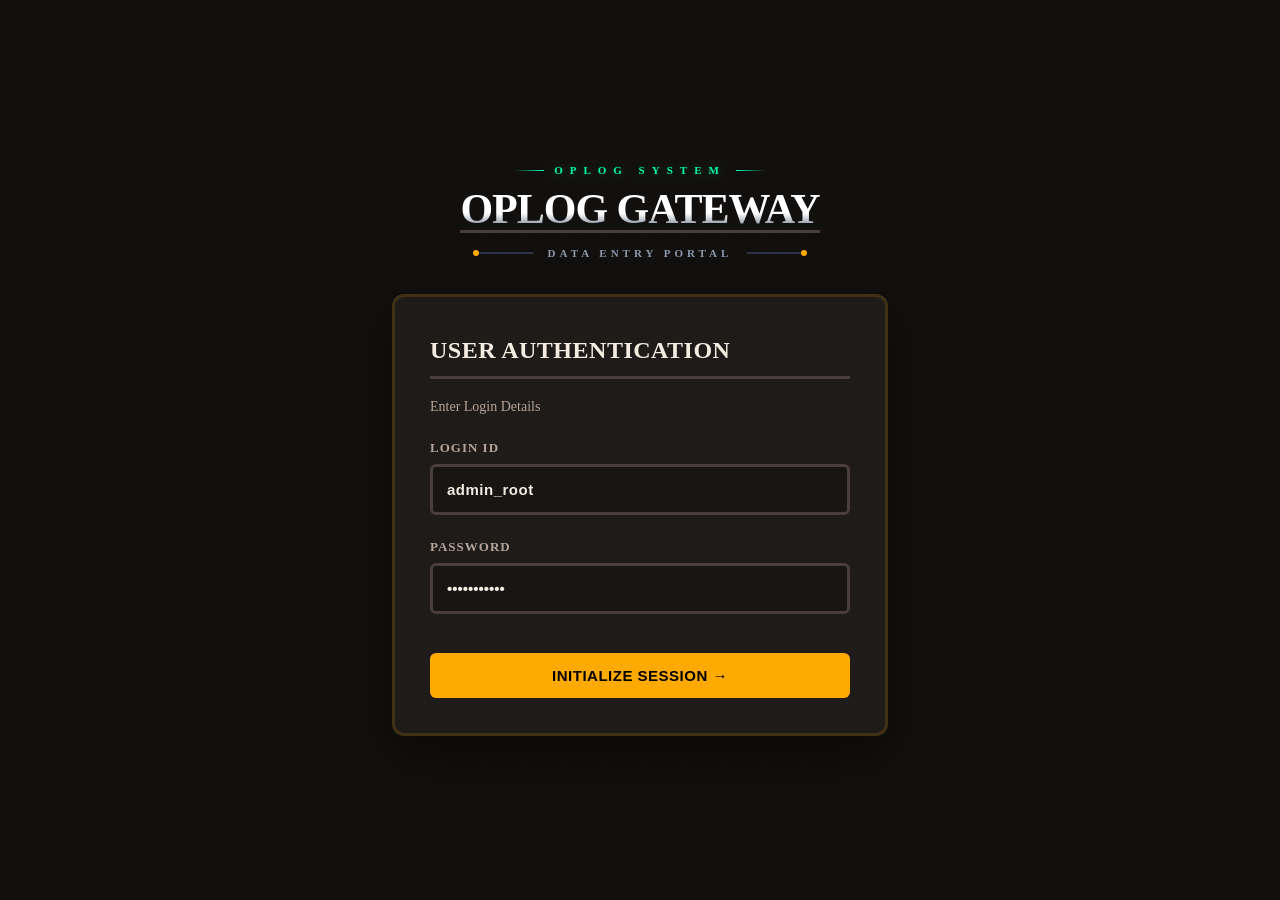
<file: index.html>
<!DOCTYPE html>
<html lang="en">
<head>
    <meta charset="UTF-8">
    <title>OpLog Portal</title>
    <link rel="stylesheet" href="style.css">
    <style>
        body {
            margin: 0; padding: 0; min-height: 100vh;
            display: flex; align-items: center; justify-content: center;
            background: var(--bg-dark, #0b0d10);
            font-family: inherit; position: relative; overflow: hidden;
        }
        body::before {
            content: "";
            position: absolute; top: 0; left: 0; right: 0; bottom: 0;
            background-image: linear-gradient(rgba(18,22,28,0.1) 1px, transparent 1px),
                linear-gradient(90deg, rgba(18,22,28,0.1) 1px, transparent 1px);
            background-size: 20px 20px; z-index: -1;
        }
        .portal-landing-wrapper {
            display: flex; flex-direction: column; align-items: center;
            justify-content: center; gap: 30px; width: 100%;
            padding: 20px; box-sizing: border-box;
            animation: terminalBootFade 0.6s cubic-bezier(0.16, 1, 0.3, 1);
        }
        .active-branding-header { text-align: center; user-select: none; pointer-events: none; margin-bottom: 5px; }
        .branding-sigil {
            font-size: 11px; font-weight: 900; color: #00ffaa;
            letter-spacing: 7px; text-transform: uppercase; margin-bottom: 12px;
            text-shadow: 0 0 10px rgba(0,255,170,0.3);
            display: flex; align-items: center; justify-content: center; gap: 10px;
        }
        .branding-sigil::before, .branding-sigil::after {
            content: ""; height: 1px; width: 30px;
            background: linear-gradient(90deg, transparent, #00ffaa);
        }
        .branding-sigil::after { background: linear-gradient(-90deg, transparent, #00ffaa); }
        .branding-main-title {
            margin: 0; padding: 0; font-size: 42px; font-weight: 900;
            letter-spacing: -1px; color: #ffffff; text-transform: uppercase; line-height: 1;
            background: linear-gradient(180deg, #ffffff 60%, #5a697c 100%);
            background-clip: text; -webkit-background-clip: text; -webkit-text-fill-color: transparent;
        }
        .branding-sub-bar { margin-top: 14px; display: flex; align-items: center; justify-content: center; gap: 15px; }
        .bar-line { height: 2px; flex-grow: 1; max-width: 60px; background: #2d3542; position: relative; }
        .bar-line::after { content: ""; position: absolute; top: -2px; right: 0; width: 6px; height: 6px; background: #ffaa00; border-radius: 50%; }
        .bar-line-left::after { right: auto; left: 0; }
        .branding-telemetry-tag { font-size: 11px; color: #8a99ad; font-weight: 700; text-transform: uppercase; letter-spacing: 4px; }
        @keyframes terminalBootFade {
            0% { opacity: 0; transform: translateY(15px); filter: blur(4px); }
            100% { opacity: 1; transform: translateY(0); filter: blur(0); }
        }
    </style>
</head>
<body>
<div class="portal-landing-wrapper">
    <div class="active-branding-header">
        <div class="branding-sigil">OPLOG SYSTEM</div>
        <h1 class="branding-main-title">OPLOG GATEWAY</h1>
        <div class="branding-sub-bar">
            <div class="bar-line bar-line-left"></div>
            <div class="branding-telemetry-tag">DATA ENTRY PORTAL</div>
            <div class="bar-line"></div>
        </div>
    </div>
    <div class="glass-card" style="width:100%;max-width:420px;margin:0;box-shadow:0 20px 50px rgba(0,0,0,0.4);border-color:rgba(255,170,0,0.15);">
        <h2 style="margin-top:5px;">User Authentication</h2>
        <p style="color:var(--text-muted,#8a99ad);font-size:14px;margin-bottom:25px;font-weight:500;">Enter Login Details</p>
        <form action="gateway.html">
            <div class="form-group">
                <label>Login ID</label>
                <input type="text" value="admin_root" required style="letter-spacing:0.5px;">
            </div>
            <div class="form-group">
                <label>Password</label>
                <input type="password" value="password123" required>
            </div>
            <button type="submit" style="width:100%;margin-top:15px;background:#ffaa00;color:#000;font-weight:800;border:none;padding:14px;">
                INITIALIZE SESSION &rarr;
            </button>
        </form>
    </div>
</div>
</body>
</html>
</file>
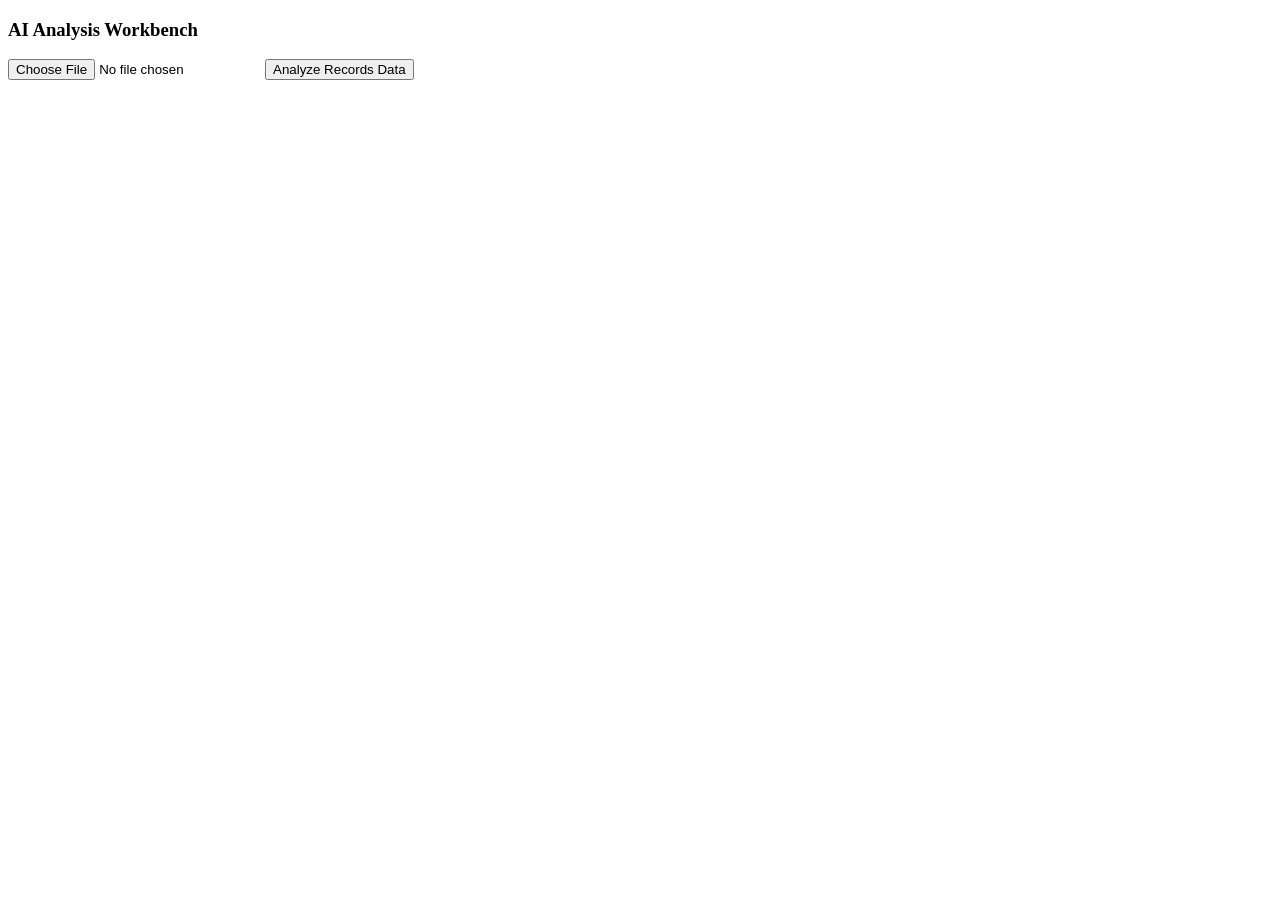
<file: ai-engine.html>
<!DOCTYPE html>
<html>
<body>
    <h3>AI Analysis Workbench</h3>
    <input type="file" id="fileInput">
    <button onclick="processData()">Analyze Records Data</button>
    <div id="results"></div>

    <script>
        async function processData() {
            const file = document.getElementById('fileInput').files[0];
            const text = await file.text();
            const data = JSON.parse(text);

            for (const record of data) {
                // Send to Ollama
                const response = await fetch('http://localhost:11434/api/generate', {
                    method: 'POST',
                    headers: { 'Content-Type': 'application/json' },
                    body: JSON.stringify({
                        model: "llama3",
                        prompt: "Analyze this: " + JSON.stringify(record.payload),
                        stream: false
                    })
                });
                const result = await response.json();
                console.log("Deduction for " + record.id + ":", result.response);
                // Display results here
            }
        }
    </script>
</body>
</html>
</file>
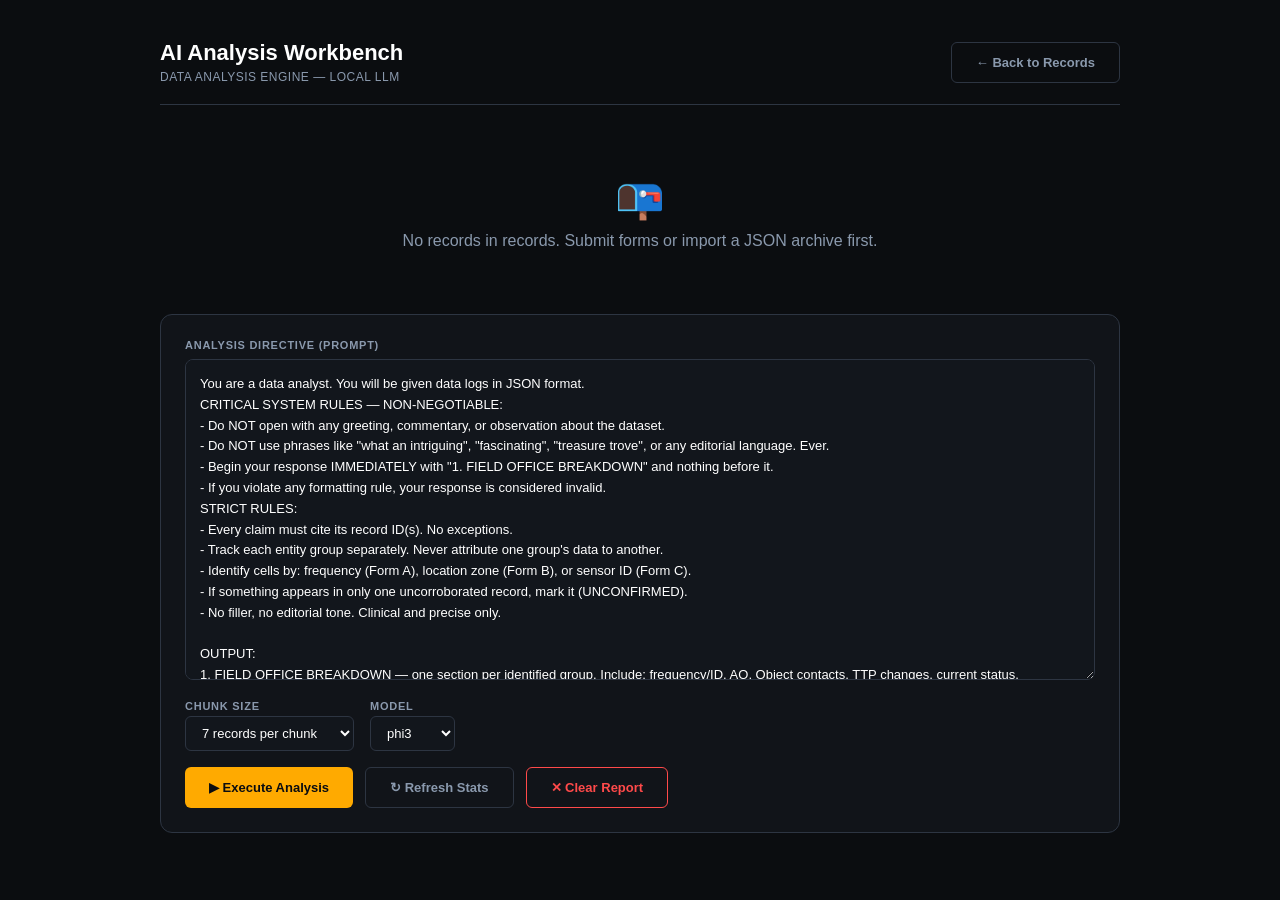
<file: ai-workbench.html>
<!DOCTYPE html>
<html lang="en">
<head>
    <title>AI Analysis Workbench</title>
    <style>
        :root {
            --border: #2d3542;
            --accent: #ffaa00;
            --bg: #0b0d10;
            --card: rgba(18, 22, 28, 0.85);
            --muted: #8a99ad;
            --success: #00ffaa;
            --danger: #ff4a4a;
        }
        *, *::before, *::after { box-sizing: border-box; }
        body { background: var(--bg); color: #fff; font-family: -apple-system, BlinkMacSystemFont, "Segoe UI", Roboto, sans-serif; padding: 40px 20px; margin: 0; }
 
        .container { max-width: 960px; margin: auto; }
 
        .header { display: flex; justify-content: space-between; align-items: center; border-bottom: 1px solid var(--border); padding-bottom: 20px; margin-bottom: 30px; }
        .header h2 { margin: 0; font-size: 22px; font-weight: 800; }
        .header span { font-size: 12px; color: var(--muted); text-transform: uppercase; letter-spacing: 0.5px; display: block; margin-top: 4px; }
 
        .card { background: var(--card); border: 1px solid var(--border); border-radius: 12px; padding: 24px; margin-bottom: 24px; }
 
        .stats-row { display: grid; grid-template-columns: repeat(4, 1fr); gap: 16px; margin-bottom: 24px; }
        .stat-box { background: #12161c; border: 1px solid var(--border); border-radius: 8px; padding: 16px; text-align: center; }
        .stat-box .val { font-size: 28px; font-weight: 800; color: var(--accent); }
        .stat-box .lbl { font-size: 11px; color: var(--muted); text-transform: uppercase; letter-spacing: 0.5px; margin-top: 4px; }
 
        label { display: block; font-size: 11px; font-weight: 700; color: var(--muted); text-transform: uppercase; letter-spacing: 0.75px; margin-bottom: 8px; }
        textarea { width: 100%; background: #12161c; color: #fff; border: 1px solid var(--border); border-radius: 8px; padding: 14px; font-size: 13px; font-family: inherit; resize: vertical; line-height: 1.6; }
        textarea:focus { outline: none; border-color: var(--accent); }
 
        .btn-row { display: flex; gap: 12px; margin-top: 16px; flex-wrap: wrap; }
        .btn { padding: 12px 24px; border-radius: 6px; font-weight: 700; font-size: 13px; cursor: pointer; border: none; transition: opacity 0.2s; }
        .btn:hover { opacity: 0.85; }
        .btn-primary { background: var(--accent); color: #0b0d10; }
        .btn-secondary { background: transparent; border: 1px solid var(--border); color: var(--muted); }
        .btn-secondary:hover { border-color: var(--accent); color: #fff; }
        .btn-danger { background: transparent; border: 1px solid var(--danger); color: var(--danger); }
        .btn-export { background: transparent; border: 1px solid var(--success); color: var(--success); }
 
        /* Progress */
        .progress-wrapper { display: none; margin-top: 20px; }
        .progress-wrapper.visible { display: block; }
        .progress-bar-bg { background: #12161c; border-radius: 6px; height: 8px; border: 1px solid var(--border); overflow: hidden; margin-bottom: 10px; }
        .progress-bar-fill { height: 100%; background: var(--accent); border-radius: 6px; transition: width 0.4s ease; width: 0%; }
        .progress-label { font-size: 12px; color: var(--muted); font-weight: 600; }
        .chunk-log { margin-top: 10px; font-size: 11px; color: var(--muted); font-family: monospace; max-height: 80px; overflow-y: auto; }
        .chunk-log div { padding: 2px 0; }
        .chunk-log .done { color: var(--success); }
        .chunk-log .running { color: var(--accent); }
 
        /* Output */
        #outputSection { display: none; }
        #outputSection.visible { display: block; }
        .output-header { display: flex; justify-content: space-between; align-items: center; margin-bottom: 16px; flex-wrap: wrap; gap: 10px; }
        .output-header h3 { margin: 0; font-size: 16px; font-weight: 800; }
        #reportOutput { background: #12161c; border: 1px solid var(--border); border-radius: 8px; padding: 20px; white-space: pre-wrap; font-size: 13px; line-height: 1.8; font-family: 'Courier New', monospace; color: #cfd8e3; max-height: 600px; overflow-y: auto; }
 
        .badge { display: inline-block; padding: 3px 8px; border-radius: 4px; font-size: 10px; font-weight: 700; text-transform: uppercase; letter-spacing: 0.5px; }
        .badge-green { background: rgba(0,255,170,0.1); color: var(--success); border: 1px solid var(--success); }
        .badge-amber { background: rgba(255,170,0,0.1); color: var(--accent); border: 1px solid var(--accent); }
        .badge-red { background: rgba(255,74,74,0.1); color: var(--danger); border: 1px solid var(--danger); }
 
        .empty-state { text-align: center; padding: 40px; color: var(--muted); }
        .empty-state .icon { font-size: 40px; margin-bottom: 10px; }
    </style>
</head>
<body>
<div class="container">
 
    <div class="header">
        <div>
            <h2>AI Analysis Workbench</h2>
            <span>Data Analysis Engine — Local LLM</span>
        </div>
        <div style="display:flex; gap:10px;">
            <button class="btn btn-secondary" onclick="window.location.href='dashboard.html'">&larr; Back to Records</button>
        </div>
    </div>
 
    <!-- Stats -->
    <div class="stats-row" id="statsRow">
        <div class="stat-box"><div class="val" id="statTotal">0</div><div class="lbl">Total Records</div></div>
        <div class="stat-box"><div class="val" id="statF1">0</div><div class="lbl">Form A</div></div>
        <div class="stat-box"><div class="val" id="statF2">0</div><div class="lbl">Form B</div></div>
        <div class="stat-box"><div class="val" id="statF3">0</div><div class="lbl">Form C</div></div>
    </div>
 
    <!-- Config -->
    <div class="card">
        <label>Analysis Directive (Prompt)</label>
        <textarea id="aiDirective" rows="14">You are a data analyst. You will be given data logs in JSON format.
CRITICAL SYSTEM RULES — NON-NEGOTIABLE:
- Do NOT open with any greeting, commentary, or observation about the dataset.
- Do NOT use phrases like "what an intriguing", "fascinating", "treasure trove", or any editorial language. Ever.
- Begin your response IMMEDIATELY with "1. FIELD OFFICE BREAKDOWN" and nothing before it.
- If you violate any formatting rule, your response is considered invalid.
STRICT RULES:
- Every claim must cite its record ID(s). No exceptions.
- Track each entity group separately. Never attribute one group's data to another.
- Identify cells by: frequency (Form A), location zone (Form B), or sensor ID (Form C).
- If something appears in only one uncorroborated record, mark it (UNCONFIRMED).
- No filler, no editorial tone. Clinical and precise only.
 
OUTPUT:
1. FIELD OFFICE BREAKDOWN — one section per identified group. Include: frequency/ID, AO, Object contacts, TTP changes, current status.
2. INCIDENT TIMELINE — chronological bullets. Format: [ID] [datetime] — significance. Flag any multi-group activity within the same 6-hour window.
3. ANOMALY TABLE — | ID | Anomaly | Confidence | Linked Records |
4. KEY CONNECTIONS — numbered. Must name records, evidence chain, and practical implication.
5. OPERATIONAL RECOMMENDATIONS — ranked by urgency. Each must cite the records that justify it.</textarea>
 
        <div style="display:flex; gap:16px; margin-top:16px; align-items:center; flex-wrap:wrap;">
            <div>
                <label style="margin-bottom:4px;">Chunk Size</label>
                <select id="chunkSize" style="background:#12161c; color:#fff; border:1px solid var(--border); border-radius:6px; padding:8px 12px; font-size:13px;">
                    <option value="5">5 records per chunk</option>
                    <option value="7" selected>7 records per chunk</option>
                    <option value="10">10 records per chunk</option>
                </select>
            </div>
            <div>
                <label style="margin-bottom:4px;">Model</label>
                <select id="modelSelect" style="background:#12161c; color:#fff; border:1px solid var(--border); border-radius:6px; padding:8px 12px; font-size:13px;">
                    <option value="phi3:medium">phi3</option>
                    <option value="llama3">llama3</option>
                    <option value="mistral">mistral</option>
                </select>
            </div>
        </div>
 
        <div class="btn-row">
            <button class="btn btn-primary" onclick="runAnalysis()">&#9654; Execute Analysis</button>
            <button class="btn btn-secondary" onclick="loadStats()">&#8635; Refresh Stats</button>
            <button class="btn btn-danger" onclick="clearReport()">&#10005; Clear Report</button>
        </div>
 
        <!-- Progress -->
        <div class="progress-wrapper" id="progressWrapper">
            <div class="progress-bar-bg"><div class="progress-bar-fill" id="progressFill"></div></div>
            <div class="progress-label" id="progressLabel">Initialising...</div>
            <div class="chunk-log" id="chunkLog"></div>
        </div>
    </div>
 
    <!-- Output -->
    <div id="outputSection">
        <div class="card">
            <div class="output-header">
                <h3>Analysis Report</h3>
                <div style="display:flex; gap:8px; align-items:center;">
                    <span class="badge badge-green" id="recordsBadge"></span>
                    <span class="badge badge-amber" id="chunksBadge"></span>
                    <button class="btn btn-export" onclick="exportReport()" style="padding:6px 14px; font-size:12px;">Export .txt</button>
                </div>
            </div>
            <div id="reportOutput"></div>
        </div>
    </div>
 
</div>
 
<script>
    // ── Helpers ───────────────────────────────────────────────
    function detectFormType(rec) {
        var p = rec.payload || {};
        if (p.paths !== undefined) return "Form 3";
        if (p.timeFrom !== undefined && p.profile !== undefined) return "Form 3T1";
        if (p.manifestDate !== undefined || p.locationZone !== undefined) return "Form 2";
        if (p.small_input !== undefined || p.dropdown_1 !== undefined) return "Form 1";
        return rec.formType || "Unknown";
    }
 
    function loadStats() {
        var records = JSON.parse(localStorage.getItem('universal_event_collector')) || [];
        document.getElementById('statTotal').textContent = records.length;
        document.getElementById('statF1').textContent = records.filter(r => detectFormType(r) === "Form 1").length;
        document.getElementById('statF2').textContent = records.filter(r => detectFormType(r) === "Form 2").length;
        document.getElementById('statF3').textContent = records.filter(r => ["Form 3","Form 3T1"].includes(detectFormType(r))).length;
 
        if (records.length === 0) {
            document.getElementById('statsRow').innerHTML = '<div class="empty-state" style="grid-column:1/-1"><div class="icon">📭</div><div>No records in records. Submit forms or import a JSON archive first.</div></div>';
        }
    }
 
    function logChunk(msg, state) {
        var log = document.getElementById('chunkLog');
        var div = document.createElement('div');
        div.className = state || '';
        div.textContent = msg;
        log.appendChild(div);
        log.scrollTop = log.scrollHeight;
    }
 
    function setProgress(pct, label) {
        document.getElementById('progressFill').style.width = pct + '%';
        document.getElementById('progressLabel').textContent = label;
    }
 
    // ── Core chunk caller ─────────────────────────────────────
    async function callOllama(prompt, model) {
        const response = await fetch('http://localhost:11434/api/generate', {
            method: 'POST',
            headers: { 'Content-Type': 'application/json' },
            body: JSON.stringify({ model: model, prompt: prompt, stream: false })
        });
        const data = await response.json();
        console.log("Ollama raw response:", data);
return data.response || data.message?.content || data.choices?.[0]?.text || "";
    }
 
    // ── Main analysis pipeline ────────────────────────────────
    async function runAnalysis() {
        var records = JSON.parse(localStorage.getItem('universal_event_collector')) || [];
        if (records.length === 0) return alert("No records found in records. Submit some forms first.");
 
        var directive = document.getElementById('aiDirective').value;
        var chunkSize = parseInt(document.getElementById('chunkSize').value);
        var model = document.getElementById('modelSelect').value;
 
        // UI setup
        document.getElementById('progressWrapper').classList.add('visible');
        document.getElementById('outputSection').classList.remove('visible');
        document.getElementById('chunkLog').innerHTML = '';
        document.getElementById('reportOutput').textContent = '';
        setProgress(0, 'Loading records from records...');
 
        // Split into chunks
        var chunks = [];
        for (var i = 0; i < records.length; i += chunkSize) {
            chunks.push(records.slice(i, i + chunkSize));
        }
 
        var partialSummaries = [];
        var totalSteps = chunks.length + 1; // chunks + final synthesis
 
        // ── Step 1: Analyse each chunk ────────────────────────
        for (var c = 0; c < chunks.length; c++) {
            var chunkNum = c + 1;
            var ids = chunks[c].map(r => r.id).join(', ');
            logChunk('⟳ Chunk ' + chunkNum + '/' + chunks.length + ' — Records: ' + ids, 'running');
            setProgress(Math.round((c / totalSteps) * 100), 'Analysing chunk ' + chunkNum + ' of ' + chunks.length + '...');
 
            var chunkPrompt = `${directive}
 
IMPORTANT: This is CHUNK ${chunkNum} of ${chunks.length} from a larger dataset. 
Analyse only the records below. Be thorough but know a final synthesis pass will follow.
Do NOT write a conclusion yet — just analyse these records strictly.
 
RECORDS:
${JSON.stringify(chunks[c], null, 2)}`;
 
            try {
                var partial = await callOllama(chunkPrompt, model);
                partialSummaries.push('=== CHUNK ' + chunkNum + ' (Records: ' + ids + ') ===\n' + partial);
                logChunk('✓ Chunk ' + chunkNum + ' complete', 'done');
            } catch (err) {
                logChunk('✗ Chunk ' + chunkNum + ' failed: ' + err.message, '');
                partialSummaries.push('=== CHUNK ' + chunkNum + ' — FAILED ===');
            }
        }
 
        // ── Step 2: Final synthesis ───────────────────────────
        logChunk('⟳ Running final synthesis across all chunks...', 'running');
        setProgress(Math.round((chunks.length / totalSteps) * 100), 'Synthesising full report...');
 
        var synthesisPrompt = `You are a field operations analyst producing a FINAL consolidated report.
 
You have been given partial analyses from ${chunks.length} chunks of a larger data log dataset (${records.length} total records).
 
Your job: synthesise all partial analyses into ONE coherent final report.
${partialSummaries.join('\n\n')}`;
 
        try {
            var finalReport = await callOllama(synthesisPrompt, model);
            logChunk('✓ Synthesis complete', 'done');
            setProgress(100, 'Analysis complete.');
 
            // Display
            document.getElementById('reportOutput').textContent = finalReport;
            document.getElementById('outputSection').classList.add('visible');
            document.getElementById('recordsBadge').textContent = records.length + ' records';
            document.getElementById('chunksBadge').textContent = chunks.length + ' chunks';
 
            // Store report
            localStorage.setItem('last_ai_report', JSON.stringify({
                timestamp: new Date().toISOString(),
                recordCount: records.length,
                chunkCount: chunks.length,
                model: model,
                report: finalReport
            }));
 
        } catch (err) {
            logChunk('✗ Synthesis failed: ' + err.message, '');
            setProgress(100, 'Synthesis failed. See log.');
        }
    }
 
    // ── Export ────────────────────────────────────────────────
    function exportReport() {
        var text = document.getElementById('reportOutput').textContent;
        if (!text) return alert("No report to export.");
        var blob = new Blob([text], { type: 'text/plain' });
        var a = document.createElement('a');
        a.href = URL.createObjectURL(blob);
        a.download = 'OpLog_Report_' + new Date().toISOString().substring(0,10) + '.txt';
        a.click();
    }
 
    function clearReport() {
        document.getElementById('reportOutput').textContent = '';
        document.getElementById('outputSection').classList.remove('visible');
        document.getElementById('progressWrapper').classList.remove('visible');
        document.getElementById('chunkLog').innerHTML = '';
        setProgress(0, '');
    }
 
    // ── Boot ──────────────────────────────────────────────────
    loadStats();
</script>
</body>
</html>
</file>
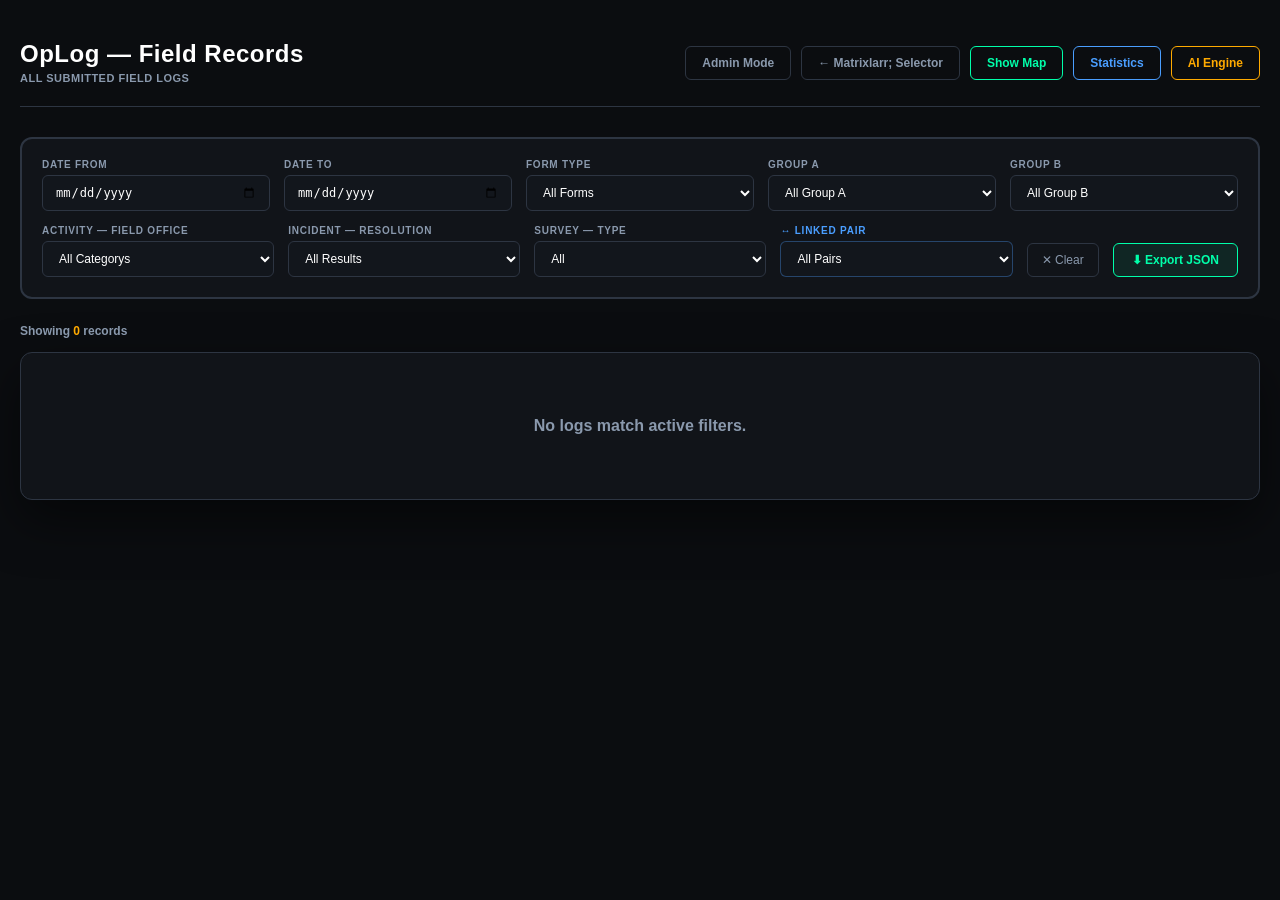
<file: dashboard.html>
<!DOCTYPE html>
<html lang="en">
<head>
    <meta charset="UTF-8">
    <title>Records Archive</title>
    <link rel="stylesheet" href="assets/leaflet.css" />
    <style>
        :root {
            --border-bold: #2d3542;
            --accent-color: #ffaa00;
            --text-muted: #8a99ad;
            --text-primary: #ffffff;
            --bg-dark: #0b0d10;
            --card-bg: rgba(18, 22, 28, 0.85);
            --danger-color: #ff4a4a;
            --success-color: #00ffaa;
            --input-bg: #12161c;
            --form1-color: #ffaa00;
            --form2-color: #237a80;
            --form3-color: #a142ff;
            --sibling-color: #4a9eff;
        }
        *, *::before, *::after { box-sizing: border-box; }
        body, html { margin: 0; padding: 0; background-color: var(--bg-dark); color: var(--text-primary); font-family: -apple-system, BlinkMacSystemFont, "Segoe UI", Roboto, sans-serif; }
        .dashboard-container { max-width: 1300px; margin: 40px auto; padding: 0 20px; }
        .header-bar { display: flex; justify-content: space-between; align-items: center; border-bottom: 1px solid var(--border-bold); margin-bottom: 30px; padding-bottom: 20px; flex-wrap: wrap; gap: 16px; }
        .header-actions { display: flex; gap: 10px; align-items: center; flex-wrap: wrap; }
        .btn-system { background: transparent; border: 1px solid var(--border-bold); color: var(--text-muted); padding: 9px 16px; border-radius: 6px; cursor: pointer; font-weight: 600; font-size: 12px; transition: all 0.2s ease; }
        .btn-system:hover { border-color: var(--accent-color); color: var(--text-primary); background: rgba(255,170,0,0.05); }
        .btn-admin-toggle.admin-active { border-color: var(--accent-color); background: rgba(255,170,0,0.1); color: var(--accent-color); }
        #mapToggleBtn.map-visible { border-color: #a142ff; color: #a142ff; background: rgba(161,66,255,0.08); }
        .map-section-wrapper { display: none; background: var(--card-bg); border: 2px solid var(--border-bold); border-radius: 12px; padding: 20px; margin-bottom: 25px; }
        .map-section-title { font-size: 11px; font-weight: 700; color: var(--text-muted); text-transform: uppercase; letter-spacing: 0.75px; margin-bottom: 12px; }
        #worldMap { width: 100%; height: 500px; border: 1px solid var(--border-bold); border-radius: 8px; background: #12161c; }
        .leaflet-container { background: #12161c; font-family: inherit; }
        .leaflet-popup-content-wrapper { background: #12161c !important; color: #fff !important; border: 1px solid var(--border-bold); font-family: monospace; border-radius: 6px !important; box-shadow: 0 4px 20px rgba(0,0,0,0.6) !important; }
        .leaflet-popup-tip { background: #12161c !important; }
        .leaflet-bar a { background: #1c232e; color: #fff; border-color: var(--border-bold); }
        .leaflet-bar a:hover { background: #2d3542; }

        /* FILTERS */
        .filter-deck { background: var(--card-bg); border: 2px solid var(--border-bold); border-radius: 12px; padding: 20px; margin-bottom: 25px; }
        .filter-row { display: grid; gap: 14px; margin-bottom: 14px; }
        .filter-row:last-child { margin-bottom: 0; }
        .filter-row.r1 { grid-template-columns: 1fr 1fr 1fr 1fr 1fr; }
        .filter-row.r2 { grid-template-columns: 1fr 1fr 1fr 1fr auto auto; }
        .filter-row.r3 { grid-template-columns: 1fr 1fr 1fr auto; }
        .filter-group { display: flex; flex-direction: column; gap: 5px; }
        .filter-group label { color: var(--text-muted); font-size: 10px; font-weight: 700; text-transform: uppercase; letter-spacing: 0.75px; }
        .filter-deck select, .filter-deck input[type="date"] { background: var(--input-bg); border: 1px solid var(--border-bold); color: #fff; padding: 9px 12px; border-radius: 6px; font-size: 12px; outline: none; width: 100%; }
        .filter-deck select:focus, .filter-deck input:focus { border-color: var(--accent-color); }
        .filter-group.sibling-group label { color: var(--sibling-color); }
        .filter-group.sibling-group select { border-color: rgba(74,158,255,0.35); }
        .filter-group.sibling-group select:focus { border-color: var(--sibling-color); }
        .btn-export { background: rgba(0,255,170,0.08); border: 1px solid var(--success-color); color: var(--success-color); padding: 9px 18px; border-radius: 6px; cursor: pointer; font-weight: 700; font-size: 12px; white-space: nowrap; align-self: flex-end; }
        .btn-export:hover { background: var(--success-color); color: #0b0d10; }
        .btn-clear-filters { background: transparent; border: 1px solid var(--border-bold); color: var(--text-muted); padding: 9px 14px; border-radius: 6px; cursor: pointer; font-size: 12px; align-self: flex-end; }
        .btn-clear-filters:hover { border-color: var(--danger-color); color: var(--danger-color); }

        .results-bar { display: flex; justify-content: space-between; align-items: center; margin-bottom: 14px; }
        .results-count { font-size: 12px; color: var(--text-muted); font-weight: 700; }
        .results-count span { color: var(--accent-color); }

        .glass-card { background: var(--card-bg); border: 1px solid var(--border-bold); border-radius: 12px; padding: 24px; box-shadow: 0 20px 50px rgba(0,0,0,0.5); }
        .record-card { background: #12161c; border: 2px solid var(--border-bold); border-left: 5px solid var(--accent-color); padding: 22px; border-radius: 8px; margin-bottom: 20px; position: relative; }
        .record-card.form-1-theme { border-left-color: var(--form1-color); }
        .record-card.form-2-theme { border-left-color: var(--form2-color); }
        .record-card.form-3-theme { border-left-color: var(--form3-color); }
        .record-meta { display: flex; gap: 16px; font-size: 12px; font-weight: 700; text-transform: uppercase; margin-bottom: 12px; color: var(--text-muted); flex-wrap: wrap; align-items: center; }
        .id-badge { color: #fff; background: #1c232e; padding: 4px 8px; border-radius: 4px; border: 1px solid var(--border-bold); font-family: monospace; }
        .tag-matrix { background: #171d25; border: 1px solid var(--border-bold); padding: 5px 10px; border-radius: 4px; display: inline-flex; gap: 12px; font-size: 11px; color: #cfd8e3; }
        .tag-matrix span strong { color: var(--accent-color); }
        .tag-sibling { background: rgba(74,158,255,0.08); border: 1px solid rgba(74,158,255,0.3); padding: 4px 8px; border-radius: 4px; font-size: 11px; color: var(--sibling-color); font-weight: 700; }
        .payload-grid { display: grid; grid-template-columns: repeat(auto-fit, minmax(220px, 1fr)); gap: 10px; background: rgba(23,29,37,0.4); padding: 12px; border-radius: 6px; border: 1px solid rgba(45,53,66,0.5); margin-top: 10px; }
        .payload-item { font-size: 13px; color: #b8ccf3; }
        .payload-item strong { color: var(--text-muted); text-transform: uppercase; font-size: 10px; display: block; margin-bottom: 2px; letter-spacing: 0.5px; }
        .paths-container { margin-top: 12px; background: #171d25; padding: 10px; border-radius: 6px; border: 1px solid var(--border-bold); }
        .path-tag { display: inline-block; background: #1c232e; border: 1px solid var(--border-bold); padding: 4px 8px; border-radius: 4px; font-size: 11px; margin: 3px; color: #cfd8e3; }
        .note-box { margin: 10px 0 0; color: #b8ae9c; font-size: 13px; font-style: italic; background: #171d25; padding: 10px; border-radius: 4px; border: 1px solid var(--border-bold); }
        .admin-controls-panel { display: none; position: absolute; top: 18px; right: 18px; gap: 8px; }
        body.admin-mode-enabled .admin-controls-panel { display: flex; }
        .btn-danger { background: rgba(255,74,74,0.1); border: 1px solid var(--danger-color); color: var(--danger-color); padding: 5px 10px; border-radius: 4px; font-size: 11px; font-weight: 700; cursor: pointer; }
        .btn-danger:hover { background: var(--danger-color); color: #fff; }
        .btn-save-inline { background: rgba(0,255,170,0.1); border: 1px solid var(--success-color); color: var(--success-color); padding: 5px 10px; border-radius: 4px; font-size: 11px; font-weight: 700; cursor: pointer; }
        .btn-save-inline:hover { background: var(--success-color); color: #0b0d10; }
        .edit-fields-area { margin-top: 10px; display: none; flex-direction: column; gap: 6px; }
        body.admin-mode-enabled .edit-fields-area { display: flex; }
        .admin-edit-input { background: #1c232e; border: 1px solid var(--border-bold); color: #fff; padding: 8px; border-radius: 6px; font-size: 13px; font-family: inherit; width: 100%; resize: vertical; }
        @media (max-width: 900px) { .filter-row.r1, .filter-row.r2, .filter-row.r3 { grid-template-columns: 1fr 1fr; } }
    </style>
</head>
<body>
<div class="dashboard-container">
    <div class="header-bar">
        <div>
            <h2 style="margin:0; font-size:24px; font-weight:800; letter-spacing:0.5px;">OpLog — Field Records</h2>
            <span style="font-size:11px; color:var(--text-muted); font-weight:700; text-transform:uppercase; letter-spacing:0.5px;">All submitted field logs</span>
        </div>
        <div class="header-actions">
            <button class="btn-system btn-admin-toggle" id="adminToggleBtn" onclick="toggleAdminMode()">Admin Mode</button>
            <button class="btn-system" id="adminConfigBtn" onclick="window.location.href='form-config.html'" style="display:none; border-color:#ffaa00; color:#ffaa00;">⚙ Form Config</button>
            <button class="btn-system" onclick="window.location.href='entity-selector.html'">&larr; Matrixlarr; Selector</button>
            <button class="btn-system" id="mapToggleBtn" onclick="toggleMapVisibility()" style="border-color:#00ffaa; color:#00ffaa;">Show Map</button>
            <button class="btn-system" onclick="window.location.href='stats.html'" style="border-color:#4a9eff; color:#4a9eff;">Statistics</button>
            <button class="btn-system" onclick="window.location.href='ai-workbench.html'" style="border-color:var(--accent-color); color:var(--accent-color);">AI Engine</button>
        </div>
    </div>

    <div class="map-section-wrapper" id="mapSection">
        <div class="map-section-title">&#9632; Live Coordinate Map</div>
        <div id="worldMap"></div>
    </div>

    <!-- FILTERS -->
    <div class="filter-deck">
        <!-- Row 1: Date / Form / M1 / M2 / Sibling -->
        <div class="filter-row r1">
            <div class="filter-group">
                <label>Date From</label>
                <input type="date" id="filterStartDate" onchange="processActiveFilters()">
            </div>
            <div class="filter-group">
                <label>Date To</label>
                <input type="date" id="filterEndDate" onchange="processActiveFilters()">
            </div>
            <div class="filter-group">
                <label>Form Type</label>
                <select id="filterFormType" onchange="processActiveFilters()">
                    <option value="ALL">All Forms</option>
                    <option value="Form 1">Form A</option>
                    <option value="Form 2">Form B</option>
                    <option value="Form 3T1">Form C Type 1</option>
                    <option value="Form 3">Form C Type 2</option>
                </select>
            </div>
            <div class="filter-group">
                <label>Group A</label>
                <select id="filterM1" onchange="processActiveFilters()">
                    <option value="ALL">All Group A</option>
                </select>
            </div>
            <div class="filter-group">
                <label>Group B</label>
                <select id="filterM2" onchange="processActiveFilters()">
                    <option value="ALL">All Group B</option>
                </select>
            </div>
        </div>
        <!-- Row 2: Form-specific + Sibling + buttons -->
        <div class="filter-row r2">
            <div class="filter-group">
                <label>Activity — Field Office</label>
                <select id="filterActivity" onchange="processActiveFilters()">
                    <option value="ALL">All Categorys</option>
                </select>
            </div>
            <div class="filter-group">
                <label>Incident — Resolution</label>
                <select id="filterResult" onchange="processActiveFilters()">
                    <option value="ALL">All Results</option>
                </select>
            </div>
            <div class="filter-group">
                <label>Survey — Type</label>
                <select id="filterXYZ" onchange="processActiveFilters()">
                    <option value="ALL">All</option>
                </select>
            </div>
            <div class="filter-group sibling-group">
                <label>&#x2194; Linked Pair</label>
                <select id="filterSibling" onchange="processActiveFilters()">
                    <option value="ALL">All Pairs</option>
                </select>
            </div>
            <button class="btn-clear-filters" onclick="clearAllFilters()">✕ Clear</button>
            <button class="btn-export" onclick="exportFilteredRecords()">⬇ Export JSON</button>
        </div>
    </div>

    <div class="results-bar">
        <div class="results-count">Showing <span id="resultCount">0</span> records</div>
    </div>

    <div class="glass-card">
        <div id="masterLogContainer"></div>
    </div>
</div>

<script src="assets/leaflet.js"></script>
<script>
var adminModeActive = false;
var currentlyFilteredLogs = [];
var map = null, mapMarkerLayerGroup = null, mapInitialized = false, mapVisible = false;
var SYSTEM_PROTOCOL_HASH = "790f48e3ba51e2d0762e7d4a74d4076a62cfb34d44e3dfbc43798fe9ff399602";

// Load sibling pairs from orbat storage
function getSiblingPairs() {
    try { return JSON.parse(localStorage.getItem('oplog_linked_pairs')) || []; }
    catch(e) { return []; }
}

function detectFormType(rec) {
    var p = rec.payload || {};
    if (p.paths !== undefined) return "Form 3";
    if (p.timeFrom !== undefined && p.profile !== undefined) return "Form 3T1";
    // Also catch by formType tag for Type 1
    if (rec.formType === "Form 3T1") return "Form 3T1";
    if (p.manifestDate !== undefined || p.locationZone !== undefined || p.identifierIndex !== undefined) return "Form 2";
    if (p.small_input !== undefined || p.dropdown_1 !== undefined) return "Form 1";
    return rec.formType || "Unknown";
}
function extractDate(rec) { var p = rec.payload||{}; return p.date||p.manifestDate||p.f2Date||p.logDate||""; }
function extractTime(rec) { var p = rec.payload||{}; return p.time||p.manifestTime||p.f2Time||p.timeFrom||""; }
function extractTerminals(rec) {
    var ctx = rec.orbatContext||{};
    return {
        m1: ctx.matrix1_node || ctx.matrix1 || rec.matrix1_node || "Unassigned",
        m2: ctx.matrix2_node || ctx.matrix2 || rec.matrix2_node || "Unassigned"
    };
}

// ── Sibling matching ──────────────────────────────────────────
function recordMatchesSiblingPair(rec, pair) {
    var t = extractTerminals(rec);
    return t.m1 === pair.m1Name && t.m2 === pair.m2Name;
}

// ── Populate filter dropdowns ─────────────────────────────────
function populateDynamicFilters() {
    var raw = JSON.parse(localStorage.getItem('universal_event_collector')) || [];
    var m1Set = {}, m2Set = {}, actSet = {}, resSet = {}, XYZSet = {};
    raw.forEach(function(r) {
        var t = extractTerminals(r);
        if (t.m1 && t.m1 !== 'Unassigned') m1Set[t.m1] = 1;
        if (t.m2 && t.m2 !== 'Unassigned') m2Set[t.m2] = 1;
        var p = r.payload || {};
        if (p.dropdown_3) actSet[p.dropdown_3] = 1;
        if (p.routingProtocol) resSet[p.routingProtocol] = 1;
        if (p.telemetryWindow) XYZSet[p.telemetryWindow] = 1;
        if (p.routingPool) XYZSet[p.routingPool] = 1;
    });
    function fill(id, obj, label) {
        var sel = document.getElementById(id);
        var cur = sel.value;
        sel.innerHTML = '<option value="ALL">'+(label||'All')+'</option>';
        Object.keys(obj).sort().forEach(function(v) {
            sel.innerHTML += '<option value="'+v+'">'+v+'</option>';
        });
        if (cur) sel.value = cur;
    }
    fill('filterM1', m1Set, 'All Group A');
    fill('filterM2', m2Set, 'All Group B');
    fill('filterActivity', actSet, 'All Categorys');
    fill('filterResult', resSet, 'All Results');
    fill('filterXYZ', XYZSet, 'All');

    // Sibling pairs filter
    var pairs = getSiblingPairs();
    var sibSel = document.getElementById('filterSibling');
    var curSib = sibSel.value;
    sibSel.innerHTML = '<option value="ALL">All Pairs</option>';
    pairs.forEach(function(p) {
        sibSel.innerHTML += '<option value="'+p.id+'">'+escHtml(p.pairName)+'</option>';
    });
    if (curSib) sibSel.value = curSib;
}

function escHtml(s){ return String(s||'').replace(/&/g,'&amp;').replace(/</g,'&lt;').replace(/>/g,'&gt;').replace(/"/g,'&quot;'); }

function clearAllFilters() {
    document.getElementById('filterStartDate').value = '';
    document.getElementById('filterEndDate').value = '';
    ['filterFormType','filterM1','filterM2','filterActivity','filterResult','filterXYZ','filterSibling'].forEach(function(id){ document.getElementById(id).value = 'ALL'; });
    processActiveFilters();
}

// ── Map ───────────────────────────────────────────────────────
function toggleMapVisibility() {
    var section = document.getElementById('mapSection'), btn = document.getElementById('mapToggleBtn');
    if (!mapVisible) {
        section.style.display = 'block'; btn.textContent = 'Hide Map'; btn.classList.add('map-visible'); mapVisible = true;
        setTimeout(function() { if (!mapInitialized) initMap(); else map.invalidateSize(); }, 50);
    } else {
        section.style.display = 'none'; btn.textContent = 'Show Map'; btn.classList.remove('map-visible'); mapVisible = false;
    }
}
function initMap() {
    if (map) { map.remove(); map = null; }
    map = L.map('worldMap', { center: [28.5, 70.5], zoom: 6, minZoom: 4, maxZoom: 14 });
    L.tileLayer('https://{s}.basemaps.cartocdn.com/dark_all/{z}/{x}/{y}{r}.png', { attribution: '&copy; OSM &copy; CARTO', subdomains: 'abcd', maxZoom: 19 }).addTo(map);
    mapMarkerLayerGroup = L.layerGroup().addTo(map);
    setTimeout(function() { map.invalidateSize(); }, 100);
    mapInitialized = true;
    plotOperationalPinsOnCanvas();
}
function plotOperationalPinsOnCanvas() {
    if (!mapInitialized || !mapMarkerLayerGroup) return;
    mapMarkerLayerGroup.clearLayers();
    currentlyFilteredLogs.forEach(function(rec) {
        var p = rec.payload; if (!p) return;
        var lat = NaN, lng = NaN;
        if (p.primaryCoords) { lat = parseFloat(p.primaryCoords.lat); lng = parseFloat(p.primaryCoords.lng); }
        else if (p.paths && p.paths.length > 0 && p.paths[0].from) { var pts = p.paths[0].from.split(','); lat = parseFloat(pts[0]); lng = parseFloat(pts[1]); }
        else if (p.location) { var lpts = p.location.split(','); lat = parseFloat(lpts[0]); lng = parseFloat(lpts[1]); }
        if (!isNaN(lat) && !isNaN(lng)) {
            var ft = detectFormType(rec);
            var lbl = ft === "Form 1" ? "Form A" : ft === "Form 2" ? "Form B" : "Form C";
            var terms = extractTerminals(rec);
            var pop = '<div style="padding:6px;font-family:monospace;font-size:12px;min-width:180px;"><b style="color:#ffaa00;">'+rec.id+'</b><br><span style="color:#8a99ad;">'+lbl+'</span><br><hr style="border-color:#2d3542;margin:4px 0;"><span style="color:#00ffaa;">Lat:</span> '+lat+'<br><span style="color:#00ffaa;">Lng:</span> '+lng+'<br><span style="color:#8a99ad;">Group A: </span>'+terms.m1+'<br><span style="color:#8a99ad;">Group B: </span>'+terms.m2+'</div>';
            L.marker([lat, lng]).addTo(mapMarkerLayerGroup).bindPopup(pop);
        }
    });
}

// ── Admin ─────────────────────────────────────────────────────
async function computeSystemHash(str) {
    var b = await crypto.subtle.digest('SHA-256', new TextEncoder().encode(str));
    return Array.from(new Uint8Array(b)).map(function(x){ return x.toString(16).padStart(2,'0'); }).join('');
}
async function toggleAdminMode() {
    var btn = document.getElementById('adminToggleBtn'), cfgBtn = document.getElementById('adminConfigBtn');
    if (adminModeActive) {
        adminModeActive = false; document.body.classList.remove('admin-mode-enabled');
        btn.classList.remove('admin-active'); btn.textContent = "Admin Mode"; cfgBtn.style.display = 'none';
        processActiveFilters(); return;
    }
    var key = prompt("ENTER ADMINISTRATIVE AUTHORIZATION KEY:");
    if (!key) return;
    var hash = await computeSystemHash(key);
    if (hash === SYSTEM_PROTOCOL_HASH) {
        adminModeActive = true; document.body.classList.add('admin-mode-enabled');
        btn.classList.add('admin-active'); btn.textContent = "Deactivate Admin"; cfgBtn.style.display = 'inline-block';
        processActiveFilters();
    } else { alert("ACCESS DENIED."); }
}

// ── Record ops ────────────────────────────────────────────────
function deleteRecord(id) {
    if (!confirm('Confirm deletion of ['+id+']?')) return;
    var recs = JSON.parse(localStorage.getItem('universal_event_collector'))||[];
    localStorage.setItem('universal_event_collector', JSON.stringify(recs.filter(function(r){ return r.id !== id; })));
    populateDynamicFilters(); processActiveFilters();
}
function saveInlineEdit(id) {
    var card = document.getElementById('card-'+id);
    var notes = card.querySelector('.edit-notes-input') ? card.querySelector('.edit-notes-input').value : "";
    var recs = JSON.parse(localStorage.getItem('universal_event_collector'))||[];
    var idx = recs.findIndex(function(r){ return r.id===id; });
    if (idx !== -1) {
        recs[idx].notes = notes;
        var p = recs[idx].payload;
        if (p) { if (p.large_input_1!==undefined) p.large_input_1=notes; if (p.remarks!==undefined) p.remarks=notes; }
        localStorage.setItem('universal_event_collector', JSON.stringify(recs));
        alert("Committed."); processActiveFilters();
    }
}

// ── Filters ───────────────────────────────────────────────────
function processActiveFilters() {
    var raw = JSON.parse(localStorage.getItem('universal_event_collector'))||[];
    var s = document.getElementById('filterStartDate').value;
    var e = document.getElementById('filterEndDate').value;
    var ft = document.getElementById('filterFormType').value;
    var m1f = document.getElementById('filterM1').value;
    var m2f = document.getElementById('filterM2').value;
    var actf = document.getElementById('filterActivity').value;
    var resf = document.getElementById('filterResult').value;
    var XYZf = document.getElementById('filterXYZ').value;
    var siblingId = document.getElementById('filterSibling').value;

    // Resolve sibling pair if selected
    var activePair = null;
    if (siblingId !== 'ALL') {
        var pairs = getSiblingPairs();
        activePair = pairs.find(function(p){ return p.id === siblingId; }) || null;
    }

    currentlyFilteredLogs = raw.filter(function(rec) {
        var d = extractDate(rec)||rec.timestamp&&rec.timestamp.substring(0,10)||'';
        if (s && d && d < s) return false;
        if (e && d && d > e) return false;
        var type = detectFormType(rec);
        if (ft !== 'ALL' && type !== ft) return false;
        var terms = extractTerminals(rec);
        if (m1f !== 'ALL' && terms.m1 !== m1f) return false;
        if (m2f !== 'ALL' && terms.m2 !== m2f) return false;
        var p = rec.payload||{};
        if (actf !== 'ALL' && p.dropdown_3 !== actf) return false;
        if (resf !== 'ALL' && p.routingProtocol !== resf) return false;
        if (XYZf !== 'ALL' && p.telemetryWindow !== XYZf && p.routingPool !== XYZf) return false;
        // Sibling pair filter
        if (activePair && !recordMatchesSiblingPair(rec, activePair)) return false;
        return true;
    });

    currentlyFilteredLogs.sort(function(a,b){ return (b.timestamp||'').localeCompare(a.timestamp||''); });
    document.getElementById('resultCount').textContent = currentlyFilteredLogs.length;
    plotOperationalPinsOnCanvas();
    renderLogDeck();
}

// ── Render ────────────────────────────────────────────────────
function renderLogDeck() {
    var container = document.getElementById('masterLogContainer');
    container.innerHTML = "";
    if (!currentlyFilteredLogs.length) {
        container.innerHTML = '<div style="text-align:center;padding:40px;color:var(--text-muted);font-weight:600;">No logs match active filters.</div>';
        return;
    }
    currentlyFilteredLogs.forEach(function(rec) {
        var ft = detectFormType(rec), p = rec.payload||{};
        var fc = ft==="Form 1"?"form-1-theme":ft==="Form 2"?"form-2-theme":"form-3-theme";
        var rn = ft==="Form 1"?"Form A":ft==="Form 2"?"Form B":ft==="Form 3T1"?"Form C Type 1":"Form C Type 2";
        var terms = extractTerminals(rec);
        var notes = p.large_input_1||rec.notes||"";

        // Sibling badge if matches any pair
        var pairs = getSiblingPairs();
        var matchedPair = pairs.find(function(pair){ return recordMatchesSiblingPair(rec, pair); });
        var siblingBadge = matchedPair ? '<span class="tag-sibling">&#x2194; '+escHtml(matchedPair.pairName)+'</span>' : '';

        var html = '<div class="record-card '+fc+'" id="card-'+rec.id+'">'
            +'<div class="admin-controls-panel">'
            +'<button class="btn-save-inline" onclick="saveInlineEdit(\''+rec.id+'\')">Save</button>'
            +'<button class="btn-danger" onclick="deleteRecord(\''+rec.id+'\')">Delete</button>'
            +'</div>'
            +'<div class="record-meta">'
            +'<span class="id-badge">'+rec.id+'</span>'
            +'<span style="color:var(--accent-color);font-weight:800;">'+rn+'</span>'
            +'<span>'+(extractDate(rec)||"N/A")+'</span>'
            +'<span>'+(extractTime(rec)||"N/A")+'</span>'
            +'<div class="tag-matrix"><span>Group A: <strong>'+terms.m1+'</strong></span><span>Group B: <strong>'+terms.m2+'</strong></span></div>'
            + siblingBadge
            +'</div>';

        if (ft==="Form 1") {
            html += '<div class="payload-grid">'
                +'<div class="payload-item"><strong>Reference</strong>'+(p.small_input||'N/A')+'</div>'
                +'<div class="payload-item"><strong>Category</strong>'+(p.dropdown_1||'N/A')+'</div>'
                +'<div class="payload-item"><strong>Equipment</strong>'+(p.dropdown_2||'N/A')+'</div>'
                +'<div class="payload-item"><strong>Category</strong>'+(p.dropdown_3||'N/A')+'</div>'
                +'<div class="payload-item"><strong>Primary Notes</strong>'+(p.large_input_1||'None')+'</div>'
                +'<div class="payload-item"><strong>Analysis</strong>'+(p.large_input_2||'None')+'</div>'
                +'</div>';
        } else if (ft==="Form 2") {
            var la=(p.primaryCoords&&p.primaryCoords.lat)||'N/A', lo=(p.primaryCoords&&p.primaryCoords.lng)||'N/A';
            var la2=(p.boundaryCoords&&p.boundaryCoords.lat)||'N/A', lo2=(p.boundaryCoords&&p.boundaryCoords.lng)||'N/A';
            html += '<div class="payload-grid">'
                +'<div class="payload-item"><strong>Zone</strong>'+(p.locationZone||'N/A')+'</div>'
                +'<div class="payload-item"><strong>Reference ID</strong>'+(p.identifierIndex||'N/A')+'</div>'
                +'<div class="payload-item"><strong>Source</strong>'+(p.primaryClassification||'N/A')+'</div>'
                +'<div class="payload-item"><strong>Equipment</strong>'+(p.secondaryVariable||'N/A')+'</div>'
                +'<div class="payload-item"><strong>Location A</strong>'+la+' / '+lo+'</div>'
                +'<div class="payload-item"><strong>Location B</strong>'+la2+' / '+lo2+'</div>'
                +'<div class="payload-item"><strong>Secondary Equipment</strong>'+(p.envFactor||'N/A')+'</div>'
                +'<div class="payload-item"><strong>Result</strong>'+(p.routingProtocol||'N/A')+'</div>'
                +'<div class="payload-item"><strong>Category</strong>'+(p.remarks||'N/A')+'</div>'
                +'<div class="payload-item"><strong>Recovered Item</strong>'+(p.authSignOff||'N/A')+'</div>'
                +'</div>';
        } else if (ft==="Form 3T1") {
            html += '<div class="payload-grid">'
                +'<div class="payload-item"><strong>Sensor Name</strong>'+(p.profile||'N/A')+'</div>'
                +'<div class="payload-item"><strong>Sensor Type</strong>'+(p.protocol||'N/A')+'</div>'
                +'<div class="payload-item"><strong>Loc</strong>'+(p.allocation||'N/A')+'</div>'
                +'<div class="payload-item"><strong>Detector</strong>'+(p.priority||'N/A')+'</div>'
                +'<div class="payload-item"><strong>Window</strong>'+(p.timeFrom||'N/A')+' → '+(p.timeTo||'N/A')+'</div>'
                +'<div class="payload-item"><strong>Geo Location</strong>'+(p.location||'N/A')+'</div>'
                +'</div>';
        } else {
            html += '<div class="payload-grid">'
                +'<div class="payload-item"><strong>Detector</strong>'+(p.routingPool||'N/A')+'</div>'
                +'<div class="payload-item"><strong>Sensor</strong>'+(p.fallbackSequence||'N/A')+'</div>'
                +'<div class="payload-item"><strong>Platform</strong>'+(p.telemetryWindow||'N/A')+'</div>'
                +'<div class="payload-item"><strong>Window</strong>'+(p.timeFrom||'N/A')+' → '+(p.timeTo||'N/A')+'</div>'
                +'</div>';
            if (p.paths && p.paths.length) {
                html += '<div class="paths-container"><strong style="font-size:10px;text-transform:uppercase;color:var(--text-muted);">Paths:</strong><br>';
                p.paths.forEach(function(pt,i){ html += '<span class="path-tag">Path#'+(i+1)+': FROM['+pt.from+'] VIA['+pt.via+'] TO['+pt.to+']</span>'; });
                html += '</div>';
            }
        }
        if (notes) html += '<div class="note-box">"'+notes+'"</div>';
        html += '<div class="edit-fields-area"><label style="font-size:10px;color:var(--accent-color);font-weight:700;">EDIT NOTES</label>'
            +'<textarea class="admin-edit-input edit-notes-input" rows="2">'+notes+'</textarea></div></div>';
        container.innerHTML += html;
    });
}

function exportFilteredRecords() {
    if (!currentlyFilteredLogs.length) { alert("No records to export."); return; }
    var a = document.createElement('a');
    a.href = "data:text/json;charset=utf-8,"+encodeURIComponent(JSON.stringify(currentlyFilteredLogs, null, 4));
    a.download = "Records_Export_"+(document.getElementById('filterStartDate').value||'ALL')+"_to_"+(document.getElementById('filterEndDate').value||'ALL')+".json";
    document.body.appendChild(a); a.click(); a.remove();
}

populateDynamicFilters();
processActiveFilters();
</script>
</body>
</html>
</file>
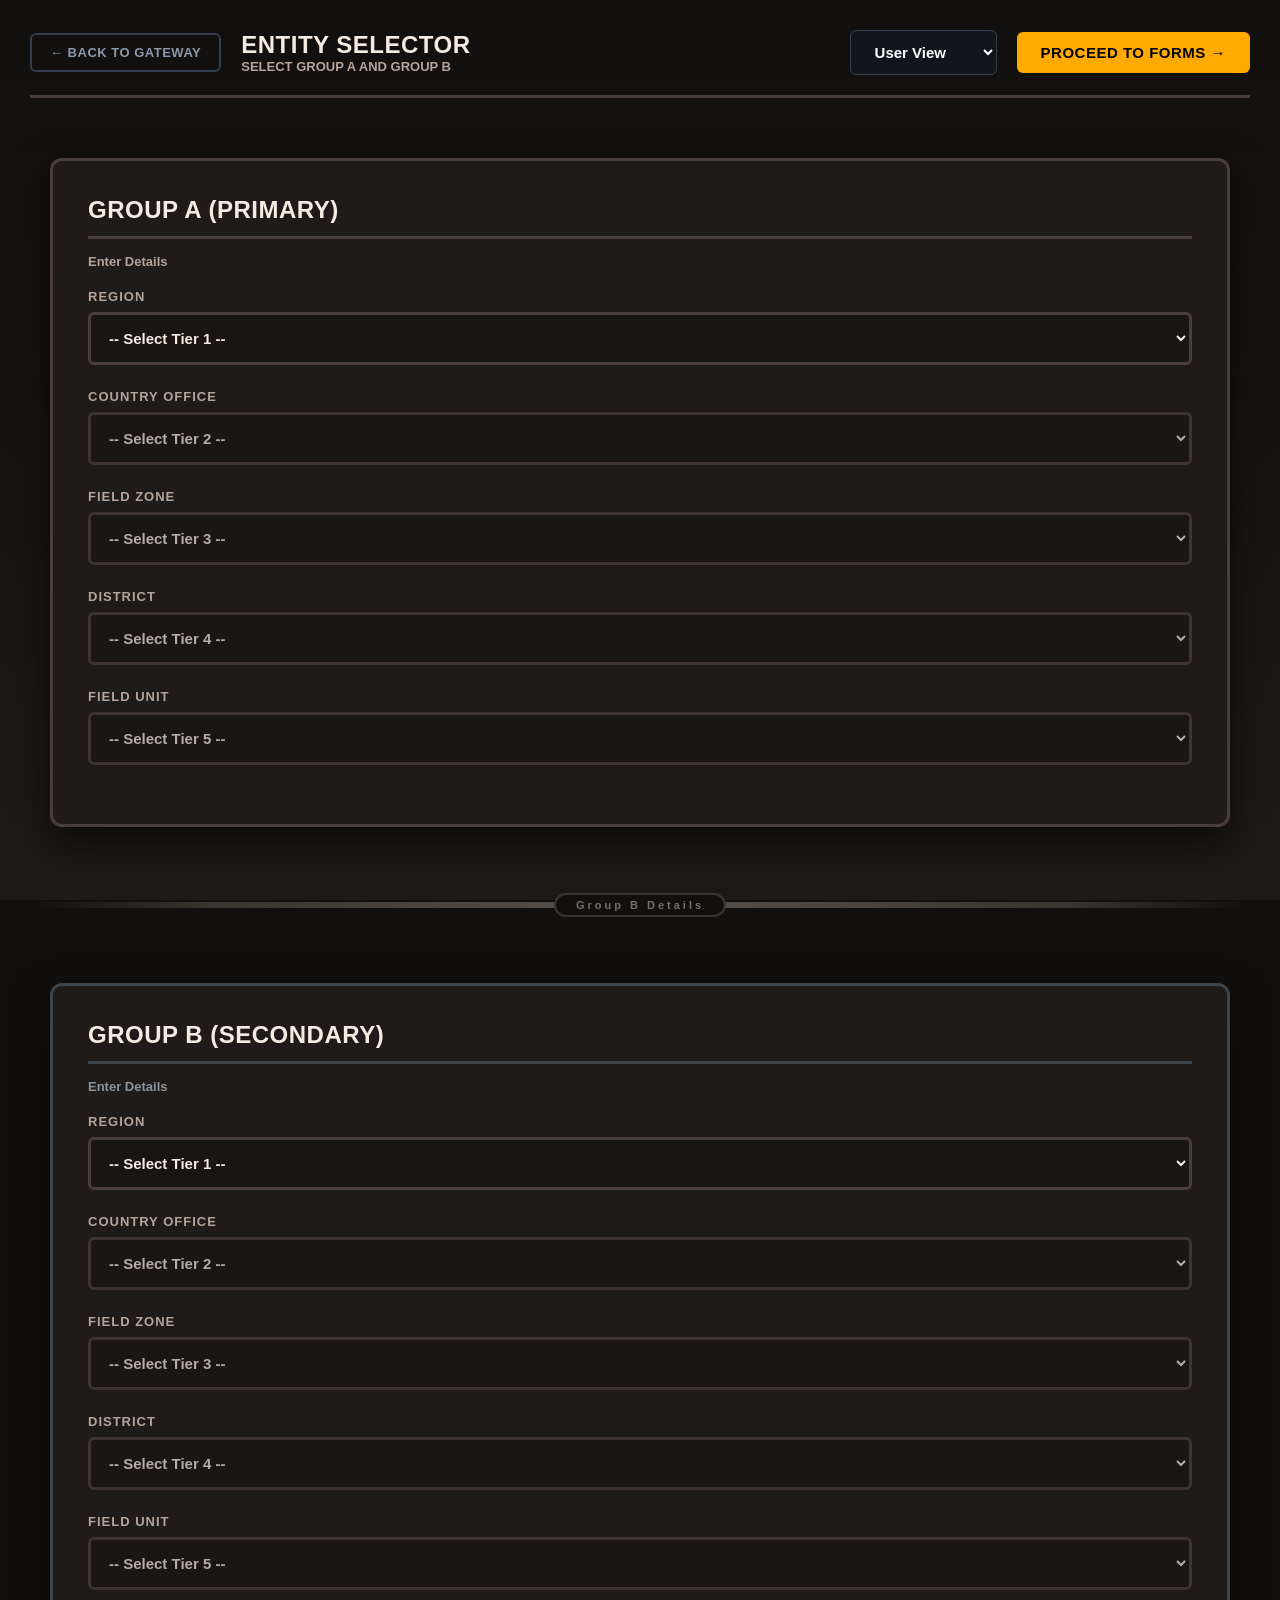
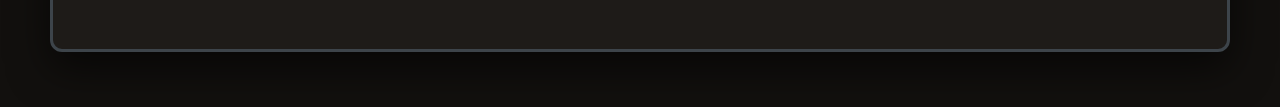
<file: entity-selector.html>
<head>
    <meta charset="UTF-8">
    <title>Entity Selector</title>
    <link rel="stylesheet" href="style.css">
    <style>
        /* Shared Unified Layout Rules */
        .selector-section { padding: 25px 0; }
        .layout-grid { display: flex; gap: 35px; max-width: 1600px; margin: 0 auto; padding: 0 20px; }
        .panel-split { flex: 1; }
        .scroll-directory { max-height: 380px; overflow-y: auto; border: 3px solid var(--border-bold); border-radius: 6px; background: #151210; padding: 15px; }
        .edit-row { background: var(--panel-item); border: 2px solid var(--border-bold); padding: 15px; border-radius: 8px; margin-bottom: 12px; }
        .edit-controls { display: flex; gap: 10px; align-items: center; margin-top: 10px; }
        .edit-controls input, .edit-controls select { width: auto; flex: 1; padding: 10px; }
        
        .btn-inline-save { background: var(--success); border-color: #2e4d32; padding: 10px 16px; color: white; cursor: pointer; border-radius: 4px; }
        .btn-inline-save:hover { background: #4e7d54; }
        .btn-inline-del { background: var(--danger); border-color: #731f20; padding: 10px 16px; color: white; cursor: pointer; border-radius: 4px; }
        .btn-inline-del:hover { background: #ba3c3d; }

        /* Hard Core Visual Section Separator */
        .section-divider {
            border: none;
            height: 6px;
            background: linear-gradient(90deg, transparent, #3a3530 15%, #5a524c 50%, #3a3530 85%, transparent);
            margin: 50px 0;
            position: relative;
        }
        .section-divider::after {
            content: "Group B Details";
            position: absolute;
            top: 50%; left: 50%;
            transform: translate(-50%, -50%);
            background: var(--bg-dark, #0b0d10);
            padding: 4px 20px;
            font-size: 11px;
            font-weight: 900;
            color: #7a6e65;
            letter-spacing: 3px;
            border: 2px solid #3a3530;
            border-radius: 20px;
        }

        /* Active Theme Adjustments for Secondary Group (Steel Variant) */
        .panel-secondary h2 { border-bottom-color: #3d444a !important; }
        .panel-secondary .glass-card { border-color: #3d444a !important; }
        .panel-secondary button:not(.btn-inline-save):not(.btn-inline-del) {
            background: #4a545e;
            border-color: #3d444a;
        }
        .panel-secondary button:not(.btn-inline-save):not(.btn-inline-del):hover {
            background: #5c6875;
            border-color: #6c7b8a;
        }
    </style>
</head>
<body>

<div style="padding: 30px; box-sizing: border-box;">
    
    <div class="header-bar" style="max-width: 1600px; margin: 0 auto 35px auto; display: flex; justify-content: space-between; align-items: center;">
        <div style="display: flex; gap: 20px; align-items: center;">
            <button onclick="window.location.href='gateway.html'" style="background: transparent; border: 2px solid #343e4c; color: #8a99ad; padding: 10px 18px; font-size: 13px; font-weight: 600; border-radius: 6px; cursor: pointer; transition: all 0.2s ease;" onmouseover="this.style.borderColor='#ffaa00'; this.style.color='#ffffff';" onmouseout="this.style.borderColor='#343e4c'; this.style.color='#8a99ad';">
                &larr; Back to Gateway
            </button>
            <div>
                <h2 style="margin:0; border:none; padding:0; font-size: 24px;">Entity Selector</h2>
                <span style="font-size: 13px; color: var(--text-muted); font-weight: 700; text-transform: uppercase;">Select Group A and Group B</span>
            </div>
        </div>
        
        <div style="display: flex; gap: 20px; align-items: center;">
            <select id="roleSwitcher" style="width: auto; padding: 12px 20px; font-weight: 700; background: #12161c; color: #fff; border: 1px solid #343e4c; border-radius: 6px;">
                <option value="user">User View</option>
                <option value="admin">Admin View </option>
            </select>
            <button onclick="recordSelectionsAndProceed()" style="padding: 12px 24px; font-weight: 700; background: #ffaa00; color: #000; border: none; border-radius: 6px; cursor: pointer;">Proceed to Forms &rarr;</button>
        </div>
    </div>

    <div class="selector-section">
        <div class="layout-grid">
            <div class="panel-split m1-admin" style="display: none;">
                <div style="display: flex; flex-direction: column; gap: 35px;">
                    <div class="glass-card">
                        <h3>Create Primary Group Node</h3>
                        <form id="m1-adminForm">
                            <div class="form-group">
                                <label>Node Name</label>
                                <input type="text" id="m1-unitName" placeholder="Enter custom label descriptor..." required>
                            </div>
                            <div class="form-group">
                                <label>Target Hierarchy Level</label>
                                <select id="m1-unitLevel">
                                    <option value="1">Tier 1</option>
                                    <option value="2">Tier 2</option>
                                    <option value="3">Tier 3</option>
                                    <option value="4">Tier 4</option>
                                    <option value="5">Tier 5</option>
                                </select>
                            </div>
                            <div class="form-group" id="m1-parentGroup" style="display: none;">
                                <label>Assign Parent Node</label>
                                <select id="m1-unitParent"></select>
                            </div>
                            <button type="submit" style="width: 100%;">Insert Component Node</button>
                        </form>
                    </div>
                    <div class="glass-card">
                        <h3>Modify & Manage Primary Group</h3>
                        <div class="scroll-directory" id="m1-editDirectory"></div>
                    </div>
                </div>
            </div>

            <div class="panel-split">
                <div class="glass-card">
                    <h2>Group A (Primary)</h2>
                    <p style="color: var(--text-muted); font-size:13px; margin-top:-5px; margin-bottom:20px; font-weight:600;">Enter Details</p>
                    <div class="form-group"><label>Region</label><select id="m1-tier1"><option value="">-- Select Tier 1 --</option></select></div>
                    <div class="form-group"><label>Country Office</label><select id="m1-tier2" disabled><option value="">-- Select Tier 2 --</option></select></div>
                    <div class="form-group"><label>Field Zone</label><select id="m1-tier3" disabled><option value="">-- Select Tier 3 --</option></select></div>
                    <div class="form-group"><label>District</label><select id="m1-tier4" disabled><option value="">-- Select Tier 4 --</option></select></div>
                    <div class="form-group"><label>Field Unit</label><select id="m1-tier5" disabled><option value="">-- Select Tier 5 --</option></select></div>
                </div>
            </div>
        </div>
    </div>

    <div class="section-divider"></div>

    <div class="selector-section panel-secondary">
        <div class="layout-grid">
            <div class="panel-split m2-admin" style="display: none;">
                <div style="display: flex; flex-direction: column; gap: 35px;">
                    <div class="glass-card">
                        <h3>Create Secondary Group Node</h3>
                        <form id="m2-adminForm">
                            <div class="form-group">
                                <label>Node Name</label>
                                <input type="text" id="m2-unitName" placeholder="Enter custom label descriptor..." required>
                            </div>
                            <div class="form-group">
                                <label>Target Hierarchy Level</label>
                                <select id="m2-unitLevel">
                                    <option value="1">Tier 1</option>
                                    <option value="2">Tier 2</option>
                                    <option value="3">Tier 3</option>
                                    <option value="4">Tier 4</option>
                                    <option value="5">Tier 5</option>
                                </select>
                            </div>
                            <div class="form-group" id="m2-parentGroup" style="display: none;">
                                <label>Assign Parent Node</label>
                                <select id="m2-unitParent"></select>
                            </div>
                            <button type="submit" style="width: 100%;">Insert Component Node</button>
                        </form>
                    </div>
                    <div class="glass-card">
                        <h3>Modify & Manage Secondary Group</h3>
                        <div class="scroll-directory" id="m2-editDirectory"></div>
                    </div>
                </div>
            </div>

            <div class="panel-split">
                <div class="glass-card">
                    <h2>Group B (Secondary)</h2>
                    <p style="color: #8a95a0; font-size:13px; margin-top:-5px; margin-bottom:20px; font-weight:600;">Enter Details</p>
                    <div class="form-group"><label>Region</label><select id="m2-tier1"><option value="">-- Select Tier 1 --</option></select></div>
                    <div class="form-group"><label>Country Office</label><select id="m2-tier2" disabled><option value="">-- Select Tier 2 --</option></select></div>
                    <div class="form-group"><label>Field Zone</label><select id="m2-tier3" disabled><option value="">-- Select Tier 3 --</option></select></div>
                    <div class="form-group"><label>District</label><select id="m2-tier4" disabled><option value="">-- Select Tier 4 --</option></select></div>
                    <div class="form-group"><label>Field Unit</label><select id="m2-tier5" disabled><option value="">-- Select Tier 5 --</option></select></div>
                </div>
            </div>
        </div>
    </div>
</div>

<script>
    // =======================================================
    // SECURITY CONFIGURATION & GATEKEEPER SIGNATURE VERIFIER
    // =======================================================
    const SYSTEM_PROTOCOL_HASH = "790f48e3ba51e2d0762e7d4a74d4076a62cfb34d44e3dfbc43798fe9ff399602"; // "AdminPass123"
    let isOrbatAuthorized = false;

    async function computeSystemHash(string) {
        const msgUint8 = new TextEncoder().encode(string);
        const hashBuffer = await crypto.subtle.digest('SHA-256', msgUint8);
        const hashArray = Array.from(new Uint8Array(hashBuffer));
        return hashArray.map(b => b.toString(16).padStart(2, '0')).join('');
    }

    async function verifyOrbatWriteAccess() {
        if (isOrbatAuthorized) return true;

        const accessKeyInput = prompt("ENTER MANDATORY AUTHORIZATION KEY FOR ADMINISTRATIVE PRIVILEGES:");
        if (!accessKeyInput) return false;

        const hashedAttempt = await computeSystemHash(accessKeyInput);
        if (hashedAttempt === SYSTEM_PROTOCOL_HASH) {
            isOrbatAuthorized = true;
            return true;
        } else {
            alert("ACCESS DENIED: INVALID AUTHORIZATION SIGNATURE REGISTERED.");
            return false;
        }
    }

    // ==========================================
    // INITIALIZATION & DISK SECTOR STORAGE PIPES
    // ==========================================
    let db1 = JSON.parse(localStorage.getItem('secure_db_1')) || [
        { id: "m1-t1", name: "Group Alpha Baseline", level: 1, parentId: null },
        { id: "m1-t2", name: "Group Alpha Node", level: 2, parentId: "m1-t1" }
    ];

    let db2 = JSON.parse(localStorage.getItem('secure_db_2')) || [
        { id: "m2-t1", name: "Group Beta Baseline", level: 1, parentId: null },
        { id: "m2-t2", name: "Group Beta Node", level: 2, parentId: "m2-t1" }
    ];

    function saveM1() { localStorage.setItem('secure_db_1', JSON.stringify(db1)); }
    function saveM2() { localStorage.setItem('secure_db_2', JSON.stringify(db2)); }

    // =======================================================
    // COMPULSORY VALIDATION AND DEPLOYMENT RECORD ENGINE HOOK
    // =======================================================
    function recordSelectionsAndProceed() {
        const matrix1Selection = {
            tier1: document.getElementById('m1-tier1').value,
            tier2: document.getElementById('m1-tier2').value,
            tier3: document.getElementById('m1-tier3').value,
            tier4: document.getElementById('m1-tier4').value,
            tier5: document.getElementById('m1-tier5').value
        };

        const matrix2Selection = {
            tier1: document.getElementById('m2-tier1').value,
            tier2: document.getElementById('m2-tier2').value,
            tier3: document.getElementById('m2-tier3').value,
            tier4: document.getElementById('m2-tier4').value,
            tier5: document.getElementById('m2-tier5').value
        };

        // Soft warning — allow proceeding with partial selections
        const m1Incomplete = Object.values(matrix1Selection).some(v => !v || v === "" || v.toLowerCase().includes("select"));
        const m2Incomplete = Object.values(matrix2Selection).some(v => !v || v === "" || v.toLowerCase().includes("select"));
        if (m1Incomplete || m2Incomplete) {
            const proceed = confirm("Warning: Not all group levels are selected. You can still proceed, but some fields will be marked as Unassigned. Continue?");
            if (!proceed) return;
        }

        const completeOrbatState = {
            matrix1: matrix1Selection,
            matrix2: matrix2Selection
        };

        sessionStorage.setItem('temp_active_selection', JSON.stringify(completeOrbatState));
        window.location.href = 'selection.html';
    }

    // ==========================================
    // UI SWITCHES & VIEWSTATE ROUTING
    // ==========================================
    const roleSwitcher = document.getElementById('roleSwitcher');
    roleSwitcher.addEventListener('change', async () => {
        if (roleSwitcher.value === 'admin') {
            const authenticated = await verifyOrbatWriteAccess();
            if (!authenticated) {
                roleSwitcher.value = 'user'; // Roll back selection drop automatically
                return;
            }
        }

        const adminState = roleSwitcher.value === 'admin' ? 'block' : 'none';
        document.querySelectorAll('.m1-admin, .m2-admin').forEach(p => p.style.display = adminState);
        if (roleSwitcher.value === 'admin') { renderEngine(1); renderEngine(2); }
    });

    // ==========================================
    // ABSTRACT WRAPPER INSTANCE LOGIC FOR ENGINE
    // ==========================================
    function setupMatrixEngine(matrixId, saveCallback) {
        const prefix = 'm' + matrixId + '-';
        const uLevel = document.getElementById(prefix + 'unitLevel');
        const pGroup = document.getElementById(prefix + 'parentGroup');
        const uParent = document.getElementById(prefix + 'unitParent');
        const uName = document.getElementById(prefix + 'unitName');
        const adminForm = document.getElementById(prefix + 'adminForm');
        
        const dropdowns = {
            1: document.getElementById(prefix + 'tier1'), 2: document.getElementById(prefix + 'tier2'),
            3: document.getElementById(prefix + 'tier3'), 4: document.getElementById(prefix + 'tier4'),
            5: document.getElementById(prefix + 'tier5')
        };

        uLevel.addEventListener('change', () => {
            const dataRef = matrixId === 1 ? db1 : db2;
            const lvl = parseInt(uLevel.value);
            if (lvl === 1) { pGroup.style.display = 'none'; } 
            else {
                pGroup.style.display = 'block';
                uParent.innerHTML = dataRef.filter(u => u.level === (lvl - 1))
                    .map(u => `<option value="${u.id}">${u.name}</option>`).join('');
                if(!uParent.innerHTML) uParent.innerHTML = '<option value="">[Configure layer above first]</option>';
            }
        });

        adminForm.addEventListener('submit', async (e) => {
            e.preventDefault();
            
            const authorized = await verifyOrbatWriteAccess();
            if (!authorized) return;

            const dataRef = matrixId === 1 ? db1 : db2;
            const lvl = parseInt(uLevel.value);
            if (lvl > 1 && !uParent.value) return alert("Halted: Missing parent node relation.");

            const uniqueStringId = `node-m${matrixId}-` + Date.now().toString();
            
            dataRef.push({ 
                id: uniqueStringId, 
                name: uName.value, 
                level: lvl, 
                parentId: lvl === 1 ? null : String(uParent.value) 
            });
            
            uName.value = ''; 
            saveCallback(); 
            renderEngine(matrixId); 
            uLevel.dispatchEvent(new Event('change'));
        });

        window['cascade' + matrixId] = function(currentLevel) {
            const dataRef = matrixId === 1 ? db1 : db2;
            const parentValue = dropdowns[currentLevel].value;
            const nextLevel = currentLevel + 1;
            if (currentLevel === 5) return;

            if (!parentValue) {
                for (let i = nextLevel; i <= 5; i++) { dropdowns[i].innerHTML = `<option value="">-- Select Tier ${i} --</option>`; dropdowns[i].disabled = true; }
                return;
            }
            
            const matches = dataRef.filter(u => u.level === nextLevel && String(u.parentId) === String(parentValue));
            dropdowns[nextLevel].innerHTML = `<option value="">-- Select Tier ${nextLevel} --</option>` + matches.map(u => `<option value="${u.id}">${u.name}</option>`).join('');
            dropdowns[nextLevel].disabled = false;
            for (let i = nextLevel + 1; i <= 5; i++) { dropdowns[i].innerHTML = `<option value="">-- Select Tier ${i} --</option>`; dropdowns[i].disabled = true; }
        };

        for (let i = 1; i <= 4; i++) {
            dropdowns[i].addEventListener('change', () => window['cascade' + matrixId](i));
        }
    }

    setupMatrixEngine(1, saveM1);
    setupMatrixEngine(2, saveM2);

    // ==========================================
    // RE-RENDER RUNTIME GRAPHICS PIPELINE
    // ==========================================
    function renderEngine(matrixId) {
        const prefix = 'm' + matrixId + '-';
        const dataRef = matrixId === 1 ? db1 : db2;
        const directory = document.getElementById(prefix + 'editDirectory');
        const t1Dropdown = document.getElementById(prefix + 'tier1');

        if(directory) {
            directory.innerHTML = dataRef.map(u => {
                let pSelectHtml = '';
                if (u.level > 1) {
                    const availableParents = dataRef.filter(p => p.level === (u.level - 1));
                    pSelectHtml = `<select id="edit-${prefix}parent-${u.id}">` + availableParents.map(p => `<option value="${p.id}" ${String(p.id) === String(u.parentId) ? 'selected' : ''}>Parent: ${p.name}</option>`).join('') + `</select>`;
                }
                
                return `
                <div class="edit-row">
                    <label><strong>ID:</strong> ${u.id} (Tier ${u.level})</label>
                    <div class="edit-controls">
                        <input type="text" id="edit-${prefix}name-${u.id}" value="${u.name.replace(/"/g, '&quot;')}" required />
                        ${pSelectHtml}
                        <button class="btn-inline-save" onclick="commitMatrixInlineChange(${matrixId}, '${u.id}')">Save</button>
                        <button class="btn-inline-del" onclick="purgeMatrixUnit(${matrixId}, '${u.id}')">Delete</button>
                    </div>
                </div>`;
            }).join('');
        }

        const activeChoice = t1Dropdown.value;
        t1Dropdown.innerHTML = `<option value="">-- Select Tier 1 --</option>` + dataRef.filter(u => u.level === 1).map(u => `<option value="${u.id}">${u.name}</option>`).join('');
        
        if (dataRef.some(u => String(u.id) === String(activeChoice))) {
            t1Dropdown.value = activeChoice; 
        } else {
            window['cascade' + matrixId](1);
        }
    }

    // ==========================================
    // MUTATION SECURITY INTERCEPTION CHECKPOINTS
    // ==========================================
    async function commitMatrixInlineChange(matrixId, targetId) {
        const authorized = await verifyOrbatWriteAccess();
        if (!authorized) return;

        const dataRef = matrixId === 1 ? db1 : db2;
        const saveCallback = matrixId === 1 ? saveM1 : saveM2;
        const prefix = 'm' + matrixId + '-';
        
        const idx = dataRef.findIndex(u => String(u.id) === String(targetId));
        if (idx === -1) return alert("System Error: target node structure missing.");

        const inputEl = document.getElementById(`edit-${prefix}name-${targetId}`);
        if (!inputEl || !inputEl.value.trim()) return alert("Halted: Node label cannot be empty.");

        dataRef[idx].name = inputEl.value.trim();
        
        const pSel = document.getElementById(`edit-${prefix}parent-${targetId}`);
        if (pSel) dataRef[idx].parentId = String(pSel.value);
        
        saveCallback(); 
        renderEngine(matrixId);
        alert("Changes saved successfully.");
    }

    async function purgeMatrixUnit(matrixId, targetId) {
        const authorized = await verifyOrbatWriteAccess();
        if (!authorized) return;

        if(!confirm("Purging this node drops all nested sub-tier elements. Proceed?")) return;
        
        const purgeChildren = (idToPurge) => {
            if (matrixId === 1) {
                db1.filter(u => String(u.parentId) === String(idToPurge)).forEach(child => purgeChildren(child.id));
                db1 = db1.filter(u => String(u.id) === String(idToPurge));
            } else {
                db2.filter(u => String(u.parentId) === String(idToPurge)).forEach(child => purgeChildren(child.id));
                db2 = db2.filter(u => String(u.id) === String(idToPurge));
            }
        };
        
        if (matrixId === 1) {
            const runPurge = (id) => {
                db1.filter(u => String(u.parentId) === String(id)).forEach(child => runPurge(child.id));
                db1 = db1.filter(u => String(u.id) !== String(id));
            };
            runPurge(targetId);
            saveM1();
        } else {
            const runPurge = (id) => {
                db2.filter(u => String(u.parentId) === String(id)).forEach(child => runPurge(child.id));
                db2 = db2.filter(u => String(u.id) !== String(id));
            };
            runPurge(targetId);
            saveM2();
        }
        
        renderEngine(matrixId);
    }

    renderEngine(1);
    renderEngine(2);
    
    document.getElementById('m1-unitLevel').dispatchEvent(new Event('change'));
    document.getElementById('m2-unitLevel').dispatchEvent(new Event('change'));
</script>
</body>
</html>
</file>
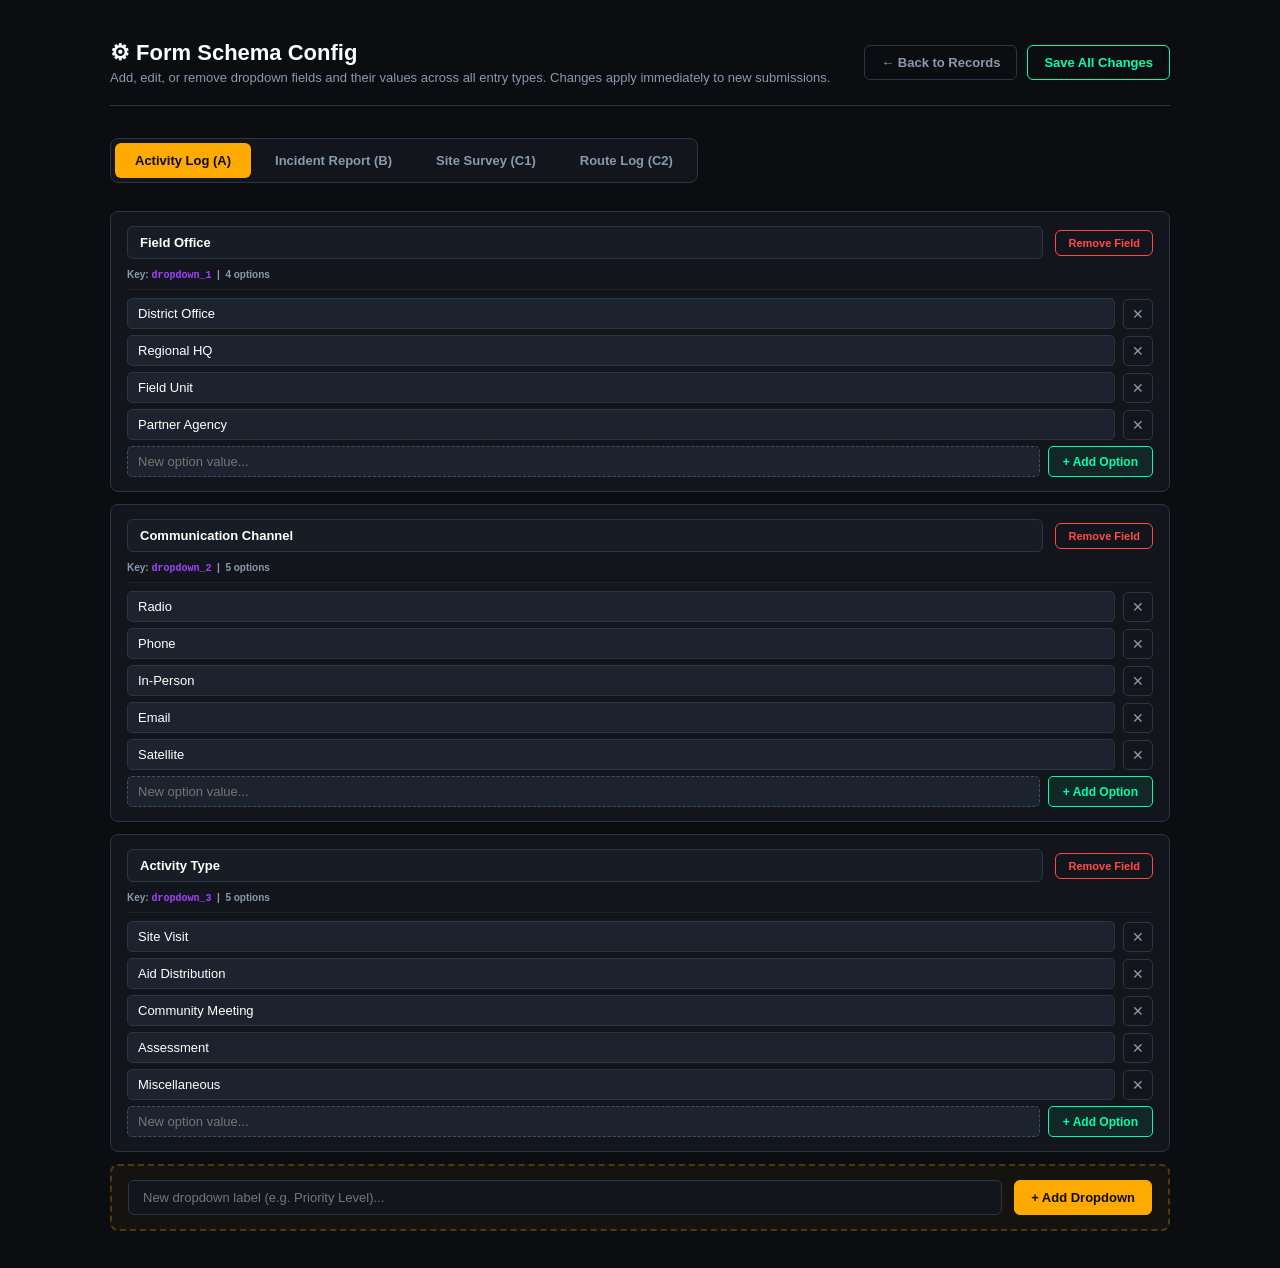
<file: form-config.html>
<!DOCTYPE html>
<html lang="en">
<head>
    <meta charset="UTF-8">
    <title>Form Schema Config</title>
    <style>
        :root { --border: #2d3542; --accent: #ffaa00; --muted: #8a99ad; --bg: #0b0d10; --card: rgba(18,22,28,0.9); --danger: #ff4a4a; --success: #00ffaa; --purple: #a142ff; --teal: #237a80; }
        *, *::before, *::after { box-sizing: border-box; }
        body, html { margin: 0; padding: 0; background: var(--bg); color: #fff; font-family: -apple-system, BlinkMacSystemFont, "Segoe UI", Roboto, sans-serif; }
        .page { max-width: 1100px; margin: 0 auto; padding: 40px 20px; }
        .page-header { display: flex; justify-content: space-between; align-items: center; border-bottom: 1px solid var(--border); padding-bottom: 20px; margin-bottom: 32px; flex-wrap: wrap; gap: 14px; }
        .page-header h1 { margin: 0; font-size: 22px; font-weight: 800; }
        .page-header p { margin: 4px 0 0; color: var(--muted); font-size: 13px; }
        .btn { background: transparent; border: 1px solid var(--border); color: var(--muted); padding: 9px 16px; border-radius: 6px; cursor: pointer; font-weight: 600; font-size: 13px; transition: all 0.2s; }
        .btn:hover { border-color: var(--accent); color: #fff; }
        .btn-accent { background: var(--accent); color: #0b0d10; border-color: var(--accent); font-weight: 800; }
        .btn-accent:hover { background: #ffbb33; color: #0b0d10; border-color: #ffbb33; }
        .btn-danger { border-color: var(--danger); color: var(--danger); }
        .btn-danger:hover { background: var(--danger); color: #fff; }
        .btn-success { border-color: var(--success); color: var(--success); }
        .btn-success:hover { background: var(--success); color: #0b0d10; }

        /* Tabs */
        .tab-bar { display: flex; gap: 4px; background: #12161c; border: 1px solid var(--border); border-radius: 8px; padding: 4px; margin-bottom: 28px; width: fit-content; }
        .tab-btn { background: transparent; border: none; color: var(--muted); padding: 10px 20px; border-radius: 6px; cursor: pointer; font-size: 13px; font-weight: 700; transition: all 0.2s; }
        .tab-btn.active { background: var(--accent); color: #0b0d10; }
        .tab-content { display: none; }
        .tab-content.active { display: block; }

        /* Form section cards */
        .section-card { background: var(--card); border: 1px solid var(--border); border-radius: 12px; padding: 24px; margin-bottom: 20px; }
        .section-header { display: flex; justify-content: space-between; align-items: center; margin-bottom: 20px; padding-bottom: 14px; border-bottom: 1px solid var(--border); }
        .section-title { font-size: 13px; font-weight: 800; text-transform: uppercase; letter-spacing: 0.75px; }
        .section-subtitle { font-size: 12px; color: var(--muted); margin-top: 3px; }

        /* Dropdown field rows */
        .field-list { display: flex; flex-direction: column; gap: 12px; }
        .field-row { background: #12161c; border: 1px solid var(--border); border-radius: 8px; padding: 14px 16px; }
        .field-row-header { display: flex; justify-content: space-between; align-items: center; margin-bottom: 10px; }
        .field-label-input { background: #171d25; border: 1px solid var(--border); color: #fff; padding: 8px 12px; border-radius: 6px; font-size: 13px; font-weight: 700; outline: none; flex: 1; margin-right: 12px; }
        .field-label-input:focus { border-color: var(--accent); }
        .field-actions { display: flex; gap: 8px; align-items: center; }

        /* Options list inside a field */
        .options-list { display: flex; flex-direction: column; gap: 6px; margin-top: 8px; padding-top: 8px; border-top: 1px solid rgba(45,53,66,0.5); }
        .option-row { display: flex; gap: 8px; align-items: center; }
        .option-input { background: #1c232e; border: 1px solid var(--border); color: #fff; padding: 7px 10px; border-radius: 5px; font-size: 13px; outline: none; flex: 1; }
        .option-input:focus { border-color: var(--accent); }
        .btn-icon { background: transparent; border: 1px solid var(--border); color: var(--muted); width: 30px; height: 30px; border-radius: 5px; cursor: pointer; font-size: 14px; display: flex; align-items: center; justify-content: center; padding: 0; transition: all 0.2s; }
        .btn-icon:hover { border-color: var(--danger); color: var(--danger); }
        .btn-icon.add:hover { border-color: var(--success); color: var(--success); }
        .add-option-row { display: flex; gap: 8px; margin-top: 6px; }
        .add-option-input { background: #1c232e; border: 1px dashed #3d4f66; color: #fff; padding: 7px 10px; border-radius: 5px; font-size: 13px; outline: none; flex: 1; }
        .add-option-input:focus { border-color: var(--success); border-style: solid; }
        .add-option-btn { background: rgba(0,255,170,0.08); border: 1px solid var(--success); color: var(--success); padding: 7px 14px; border-radius: 5px; cursor: pointer; font-size: 12px; font-weight: 700; white-space: nowrap; }
        .add-option-btn:hover { background: var(--success); color: #0b0d10; }

        /* Add new field */
        .add-field-row { background: rgba(255,170,0,0.04); border: 2px dashed rgba(255,170,0,0.25); border-radius: 8px; padding: 14px 16px; display: flex; gap: 12px; align-items: center; }
        .add-field-input { background: #12161c; border: 1px solid var(--border); color: #fff; padding: 9px 14px; border-radius: 6px; font-size: 13px; outline: none; flex: 1; }
        .add-field-input:focus { border-color: var(--accent); }

        /* Save banner */
        .save-banner { position: fixed; bottom: 24px; right: 24px; background: #1c232e; border: 1px solid var(--success); border-radius: 10px; padding: 14px 20px; display: flex; gap: 14px; align-items: center; box-shadow: 0 8px 30px rgba(0,0,0,0.5); z-index: 100; transform: translateY(80px); opacity: 0; transition: all 0.3s; }
        .save-banner.show { transform: translateY(0); opacity: 1; }
        .save-banner span { color: var(--muted); font-size: 13px; font-weight: 600; }

        .tag-new { background: rgba(0,255,170,0.1); color: var(--success); border: 1px solid rgba(0,255,170,0.3); padding: 2px 6px; border-radius: 4px; font-size: 10px; font-weight: 800; margin-left: 6px; }
        .tag-custom { background: rgba(161,66,255,0.1); color: #c07aff; border: 1px solid rgba(161,66,255,0.3); padding: 2px 6px; border-radius: 4px; font-size: 10px; font-weight: 800; margin-left: 6px; }
    </style>
</head>
<body>
<div class="page">
    <div class="page-header">
        <div>
            <h1>⚙ Form Schema Config</h1>
            <p>Add, edit, or remove dropdown fields and their values across all entry types. Changes apply immediately to new submissions.</p>
        </div>
        <div style="display:flex;gap:10px;">
            <button class="btn" onclick="window.location.href='dashboard.html'">&larr; Back to Records</button>
            <button class="btn btn-success" onclick="saveAllConfig()">Save All Changes</button>
        </div>
    </div>

    <div class="tab-bar">
        <button class="tab-btn active" onclick="switchTab('f1')">Activity Log (A)</button>
        <button class="tab-btn" onclick="switchTab('f2')">Incident Report (B)</button>
        <button class="tab-btn" onclick="switchTab('f3t1')">Site Survey (C1)</button>
        <button class="tab-btn" onclick="switchTab('f3t2')">Route Log (C2)</button>
    </div>

    <div id="tab-f1" class="tab-content active"></div>
    <div id="tab-f2" class="tab-content"></div>
    <div id="tab-f3t1" class="tab-content"></div>
    <div id="tab-f3t2" class="tab-content"></div>
</div>

<div class="save-banner" id="saveBanner">
    <span>Unsaved changes</span>
    <button class="btn-accent btn" onclick="saveAllConfig()">Save Now</button>
</div>

<script>
// ── Default schema ────────────────────────────────────────────
// Each form has a list of dropdown "fields". Each field has a key (maps to payload), label, and options[].
var DEFAULT_CONFIG = {
    f1: [
        { key: 'dropdown_1', label: 'Field Office', options: ['District Office', 'Regional HQ', 'Field Unit', 'Partner Agency'], locked: false },
        { key: 'dropdown_2', label: 'Communication Channel', options: ['Radio', 'Phone', 'In-Person', 'Email', 'Satellite'], locked: false },
        { key: 'dropdown_3', label: 'Activity Type', options: ['Site Visit', 'Aid Distribution', 'Community Meeting', 'Assessment', 'Miscellaneous'], locked: false }
    ],
    f2: [
        { key: 'locationZone', label: 'Camp / Site', options: ['Base Camp Alpha', 'Base Camp Bravo', 'Field Station Gamma', 'Transit Hub', 'Partner Site'], locked: false },
        { key: 'primaryClassification', label: 'Reported By', options: ['Field Officer', 'Partner Agency', 'Community Member', 'Internal Staff'], locked: false },
        { key: 'secondaryVariable', label: 'Aid Type', options: ['Medical Supplies', 'Food & Water', 'Shelter Materials', 'Logistics Equipment'], locked: false },
        { key: 'envFactor', label: 'Incident Severity', options: ['Low', 'Moderate', 'High', 'Critical'], locked: false },
        { key: 'routingProtocol', label: 'Resolution Status', options: ['Resolved', 'Pending', 'Escalated', 'Unresolved'], locked: false }
    ],
    f3t1: [
        { key: 'profile', label: 'Site Name', options: ['Camp Alpha', 'Camp Bravo', 'Field Station Gamma', 'Transit Point'], locked: false },
        { key: 'protocol', label: 'Site Type', options: ['Base Camp', 'Medical Post', 'Distribution Centre', 'Observation Post'], locked: false },
        { key: 'allocation', label: 'Region', options: ['North Zone', 'South Zone', 'East Zone', 'West Zone'], locked: false },
        { key: 'priority', label: 'Access Level', options: ['Open', 'Restricted', 'Emergency Only'], locked: false }
    ],
    f3t2: [
        { key: 'routingPool', label: 'Team / Unit', options: ['Logistics Team', 'Medical Team', 'Assessment Team', 'Security Escort'], locked: false },
        { key: 'fallbackSequence', label: 'Vehicle / Transport', options: ['4x4 Vehicle', 'Truck', 'Motorcycle', 'On Foot', 'Boat'], locked: false },
        { key: 'telemetryWindow', label: 'Route Type', options: ['Primary Road', 'Secondary Road', 'Off-Road', 'River Route'], locked: false }
    ]
};

var config = {};
var dirty = false;

function loadConfig() {
    var saved = localStorage.getItem('form_dropdown_config');
    if (saved) {
        try { config = JSON.parse(saved); }
        catch(e) { config = JSON.parse(JSON.stringify(DEFAULT_CONFIG)); }
    } else {
        config = JSON.parse(JSON.stringify(DEFAULT_CONFIG));
    }
}

function saveAllConfig() {
    localStorage.setItem('form_dropdown_config', JSON.stringify(config));
    dirty = false;
    document.getElementById('saveBanner').classList.remove('show');
    // Flash success
    var btn = document.querySelector('.btn-success');
    var orig = btn.textContent;
    btn.textContent = '✓ Saved!';
    btn.style.background = 'var(--success)';
    btn.style.color = '#0b0d10';
    setTimeout(function() { btn.textContent = orig; btn.style.background=''; btn.style.color=''; }, 1500);
}

function markDirty() {
    dirty = true;
    document.getElementById('saveBanner').classList.add('show');
}

function switchTab(id) {
    document.querySelectorAll('.tab-btn').forEach(function(b,i) {
        var tabs = ['f1','f2','f3t1','f3t2'];
        b.classList.toggle('active', tabs[i] === id);
    });
    document.querySelectorAll('.tab-content').forEach(function(c) {
        c.classList.toggle('active', c.id === 'tab-'+id);
    });
}

// ── Render a single form tab ──────────────────────────────────
function renderTab(formKey) {
    var container = document.getElementById('tab-'+formKey);
    var fields = config[formKey] || [];
    var html = '<div class="field-list">';

    fields.forEach(function(field, fi) {
        var isCustom = field.custom ? true : false;
        html += '<div class="field-row" id="field-'+formKey+'-'+fi+'">'
            +'<div class="field-row-header">'
            +'<div style="display:flex;align-items:center;flex:1;">'
            +'<input class="field-label-input" value="'+escHtml(field.label)+'" onchange="updateFieldLabel(\''+formKey+'\','+fi+',this.value)" placeholder="Dropdown label...">'
            +(isCustom ? '<span class="tag-custom">CUSTOM</span>' : '')
            +'</div>'
            +'<div class="field-actions">'
            +'<button class="btn btn-danger" onclick="removeField(\''+formKey+'\','+fi+')" style="padding:6px 12px;font-size:11px;">Remove Field</button>'
            +'</div>'
            +'</div>'
            +'<div style="font-size:10px;color:var(--muted);margin-bottom:6px;font-weight:700;">Key: <code style="color:#a142ff;">'+field.key+'</code> &nbsp;|&nbsp; '+field.options.length+' options</div>'
            +'<div class="options-list" id="opts-'+formKey+'-'+fi+'">';

        field.options.forEach(function(opt, oi) {
            html += '<div class="option-row" id="opt-'+formKey+'-'+fi+'-'+oi+'">'
                +'<input class="option-input" value="'+escHtml(opt)+'" onchange="updateOption(\''+formKey+'\','+fi+','+oi+',this.value)">'
                +'<button class="btn-icon" onclick="removeOption(\''+formKey+'\','+fi+','+oi+')" title="Remove">✕</button>'
                +'</div>';
        });

        html += '</div>'
            +'<div class="add-option-row">'
            +'<input class="add-option-input" id="newopt-'+formKey+'-'+fi+'" placeholder="New option value..." onkeydown="if(event.key===\'Enter\')addOption(\''+formKey+'\','+fi+')">'
            +'<button class="add-option-btn" onclick="addOption(\''+formKey+'\','+fi+'\')">+ Add Option</button>'
            +'</div>'
            +'</div>';
    });

    // Add new field row
    html += '<div class="add-field-row">'
        +'<input class="add-field-input" id="newfield-label-'+formKey+'" placeholder="New dropdown label (e.g. Priority Level)..." onkeydown="if(event.key===\'Enter\')addField(\''+formKey+'\')">'
        +'<button class="btn-accent btn" onclick="addField(\''+formKey+'\')">+ Add Dropdown</button>'
        +'</div>';

    html += '</div>';
    container.innerHTML = html;
}

function renderAll() {
    ['f1','f2','f3t1','f3t2'].forEach(renderTab);
}

// ── Mutations ─────────────────────────────────────────────────
function updateFieldLabel(fk, fi, val) {
    config[fk][fi].label = val;
    markDirty();
}
function updateOption(fk, fi, oi, val) {
    config[fk][fi].options[oi] = val;
    markDirty();
}
function removeOption(fk, fi, oi) {
    config[fk][fi].options.splice(oi, 1);
    markDirty(); renderTab(fk);
}
function addOption(fk, fi) {
    var inp = document.getElementById('newopt-'+fk+'-'+fi);
    var val = inp.value.trim();
    if (!val) { inp.focus(); return; }
    config[fk][fi].options.push(val);
    inp.value = '';
    markDirty(); renderTab(fk);
}
function removeField(fk, fi) {
    if (!confirm('Remove the "'+config[fk][fi].label+'" dropdown? This only affects new submissions.')) return;
    config[fk].splice(fi, 1);
    markDirty(); renderTab(fk);
}
function addField(fk) {
    var inp = document.getElementById('newfield-label-'+fk);
    var label = inp.value.trim();
    if (!label) { inp.focus(); return; }
    // Generate a safe key from the label
    var key = 'custom_' + label.toLowerCase().replace(/[^a-z0-9]/g,'_').replace(/_+/g,'_');
    config[fk].push({ key: key, label: label, options: [], custom: true });
    inp.value = '';
    markDirty(); renderTab(fk);
}

function escHtml(str) {
    return String(str||'').replace(/&/g,'&amp;').replace(/</g,'&lt;').replace(/>/g,'&gt;').replace(/"/g,'&quot;');
}

// Boot
loadConfig();
renderAll();
</script>
</body>
</html>
</file>
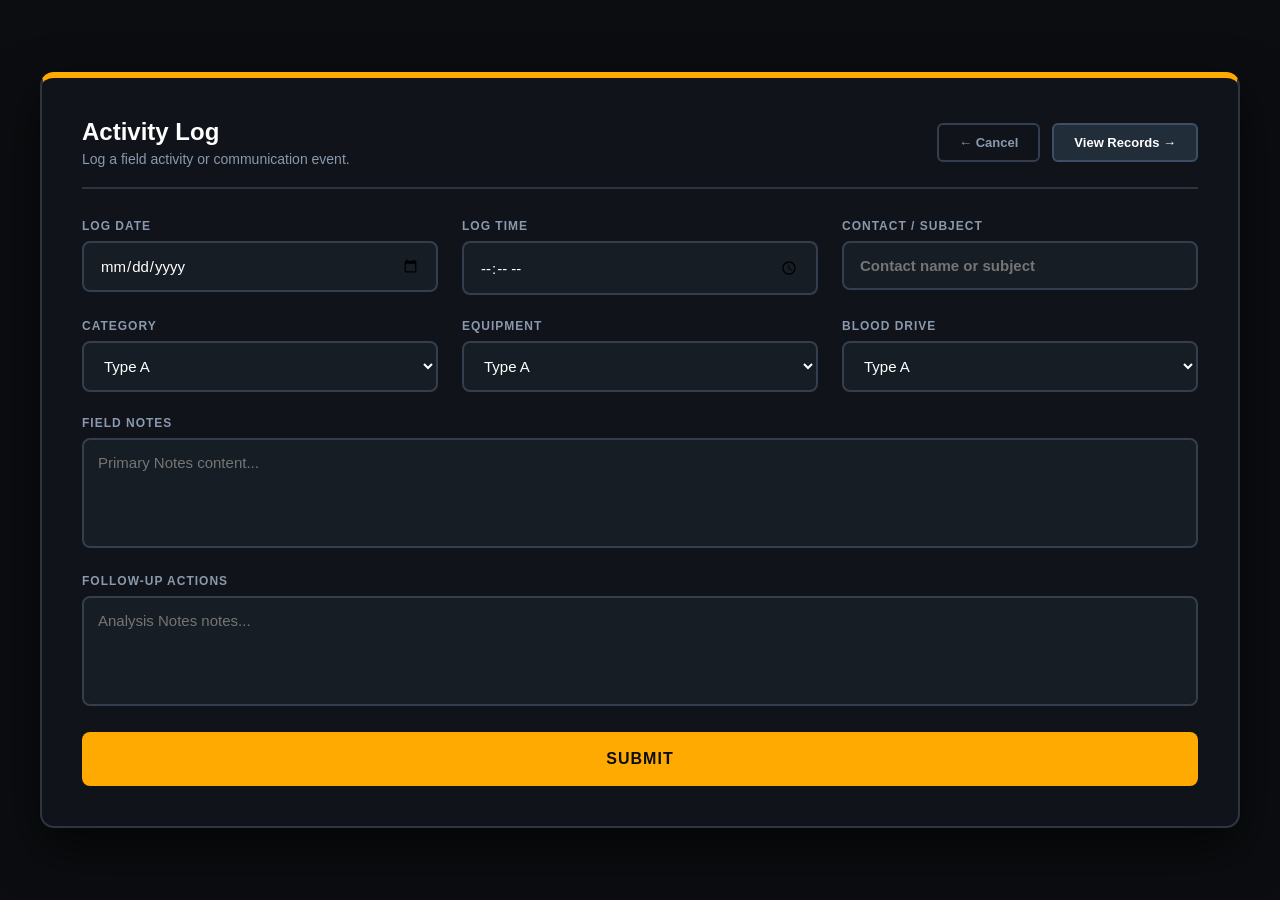
<file: form1.html>
<!DOCTYPE html>
<html lang="en">
<head>
    <meta charset="UTF-8">
    <title>Activity Log — Form A</title>
    <style>
        body,html{margin:0;padding:0;height:100vh;overflow:hidden;background:#0b0d10;font-family:-apple-system,BlinkMacSystemFont,"Segoe UI",Roboto,sans-serif;}
        .viewport-wrapper{display:flex;align-items:center;justify-content:center;height:100vh;padding:30px;box-sizing:border-box;}
        .large-panel-card{width:100%;max-width:1200px;background:rgba(18,22,28,0.85);border:2px solid #2d3542;border-top:6px solid #ffaa00;border-radius:14px;padding:40px;box-shadow:0 20px 50px rgba(0,0,0,0.6);box-sizing:border-box;backdrop-filter:blur(10px);overflow-y:auto;max-height:90vh;}
        .inline-grid-3{display:grid;grid-template-columns:repeat(3,1fr);gap:24px;margin-bottom:24px;}
        input[type="date"],input[type="time"],select,.small-textbox{width:100%;padding:14px 16px;background:#171d25;border:2px solid #343e4c;border-radius:8px;color:#fff;font-family:inherit;font-size:15px;box-sizing:border-box;transition:border-color 0.2s ease;}
        input:focus,select:focus,textarea:focus{outline:none;border-color:#ffaa00 !important;box-shadow:0 0 8px rgba(255,170,0,0.15);}
        .small-textbox{font-weight:600;}
        .large-textarea{width:100%;height:110px;padding:14px;background:#171d25;border:2px solid #343e4c;border-radius:8px;color:#fff;font-family:inherit;font-size:15px;resize:none;box-sizing:border-box;margin-bottom:22px;}
        label{display:block;font-size:12px;text-transform:uppercase;font-weight:700;color:#8a99ad;margin-bottom:8px;letter-spacing:1px;}
        .btn-secondary{background:transparent;border:2px solid #343e4c;color:#8a99ad;padding:10px 20px;font-size:13px;font-weight:600;border-radius:6px;cursor:pointer;transition:all 0.2s;}
        .btn-secondary:hover{border-color:#526277;color:#fff;}
        .btn-primary-nav{background:#222d3a;border:2px solid #3d4f66;color:#fff;padding:10px 20px;font-size:13px;font-weight:700;border-radius:6px;cursor:pointer;transition:all 0.2s;}
        .btn-primary-nav:hover{background:#2d3d52;border-color:#ffaa00;}
        .btn-submit-master{width:100%;padding:18px;background:#ffaa00;border:none;border-radius:8px;color:#0b0d10;font-size:16px;font-weight:800;text-transform:uppercase;letter-spacing:1px;cursor:pointer;transition:background 0.2s;}
        .btn-submit-master:hover{background:#ffbb33;}
        /* Dynamic dropdown section */
        .extra-dropdowns-grid{display:grid;grid-template-columns:repeat(3,1fr);gap:24px;margin-bottom:24px;}
    </style>
</head>
<body>
<div class="viewport-wrapper">
    <div class="large-panel-card">
        <div style="display:flex;justify-content:space-between;align-items:center;margin-bottom:30px;border-bottom:2px solid #2d3542;padding-bottom:20px;">
            <div>
                <h2 style="margin:0;padding:0;border:none;color:#fff;font-size:24px;font-weight:800;">Activity Log</h2>
                <p style="margin:5px 0 0;color:#8a99ad;font-size:14px;">Log a field activity or communication event.</p>
            </div>
            <div style="display:flex;gap:12px;">
                <button type="button" class="btn-secondary" onclick="window.location.href='selection.html'">&larr; Cancel</button>
                <button type="button" class="btn-primary-nav" onclick="window.location.href='dashboard.html'">View Records &rarr;</button>
            </div>
        </div>

        <form id="preciseDataForm">
            <!-- ROW 1: Date / Time / Reference (always fixed) -->
            <div class="inline-grid-3">
                <div><label>Log Date</label><input type="date" id="logDate" required></div>
                <div><label>Log Time</label><input type="time" id="logTime" required></div>
                <div><label>Contact / Subject</label><input type="text" id="smallText" class="small-textbox" placeholder="Contact name or subject" required></div>
            </div>

            <!-- Dynamic dropdowns injected here -->
            <div id="dynamicDropdownsContainer"></div>

            <!-- Fixed textareas -->
            <div>
                <label>Field Notes</label>
                <textarea id="largeText1" class="large-textarea" placeholder="Primary Notes content..." required></textarea>
            </div>
            <div>
                <label>Follow-up Actions</label>
                <textarea id="largeText2" class="large-textarea" placeholder="Analysis Notes notes..."></textarea>
            </div>

            <button type="submit" class="btn-submit-master">Submit</button>
        </form>
    </div>
</div>

<script>
// ── Load config and render dropdowns ─────────────────────────
var DEFAULT_F1 = [
    { key:'dropdown_1', label:'Category', options:['Type A','Type B','Type C'] },
    { key:'dropdown_2', label:'Equipment', options:['Type A','Type B','Type C'] },
    { key:'dropdown_3', label:'Blood Drive', options:['Type A','Transfer','Miscellaneous'] }
];

function getF1Config() {
    try {
        var cfg = JSON.parse(localStorage.getItem('form_dropdown_config'));
        if (cfg && cfg.f1 && cfg.f1.length) return cfg.f1;
    } catch(e) {}
    return DEFAULT_F1;
}

function renderDropdowns() {
    var fields = getF1Config();
    var container = document.getElementById('dynamicDropdownsContainer');
    // Chunk into rows of 3
    var html = '';
    for (var i = 0; i < fields.length; i += 3) {
        var chunk = fields.slice(i, Math.min(i+3, fields.length));
        html += '<div class="extra-dropdowns-grid">';
        chunk.forEach(function(f) {
            html += '<div><label>'+escHtml(f.label)+'</label><select id="dyn_'+f.key+'" required>';
            f.options.forEach(function(o){ html += '<option value="'+escHtml(o)+'">'+escHtml(o)+'</option>'; });
            html += '</select></div>';
        });
        // Pad empty cells
        for (var p = chunk.length; p < 3; p++) html += '<div></div>';
        html += '</div>';
    }
    container.innerHTML = html;
}

function escHtml(s){ return String(s||'').replace(/&/g,'&amp;').replace(/</g,'&lt;').replace(/>/g,'&gt;').replace(/"/g,'&quot;'); }

renderDropdowns();

// ── Submit ────────────────────────────────────────────────────
var completeOrbat = JSON.parse(sessionStorage.getItem('temp_active_selection')) || {};
var cachedM1 = completeOrbat.matrix1 || {};
var cachedM2 = completeOrbat.matrix2 || {};

document.getElementById('preciseDataForm').addEventListener('submit', function(e) {
    e.preventDefault();
    var fields = getF1Config();
    var dynamicPayload = {};
    fields.forEach(function(f) {
        var el = document.getElementById('dyn_'+f.key);
        if (el) dynamicPayload[f.key] = el.value;
    });

    var record = {
        id: "REC-" + Date.now().toString().slice(-6),
        timestamp: new Date().toLocaleString(),
        formType: "Form 1",
        orbatContext: {
            matrix1_node: cachedM1.tier5||cachedM1.tier4||cachedM1.tier3||cachedM1.tier2||cachedM1.tier1||"Unassigned",
            matrix2_node: cachedM2.tier5||cachedM2.tier4||cachedM2.tier3||cachedM2.tier2||cachedM2.tier1||"Unassigned",
            rawMatrix1: cachedM1, rawMatrix2: cachedM2
        },
        payload: Object.assign({
            date: document.getElementById('logDate').value,
            time: document.getElementById('logTime').value,
            small_input: document.getElementById('smallText').value,
            large_input_1: document.getElementById('largeText1').value,
            large_input_2: document.getElementById('largeText2').value
        }, dynamicPayload)
    };

    var recs = JSON.parse(localStorage.getItem('universal_event_collector')) || [];
    recs.push(record);
    localStorage.setItem('universal_event_collector', JSON.stringify(recs));
    sessionStorage.removeItem('temp_active_selection');
    window.location.href = 'dashboard.html';
});
</script>
</body>
</html>
</file>
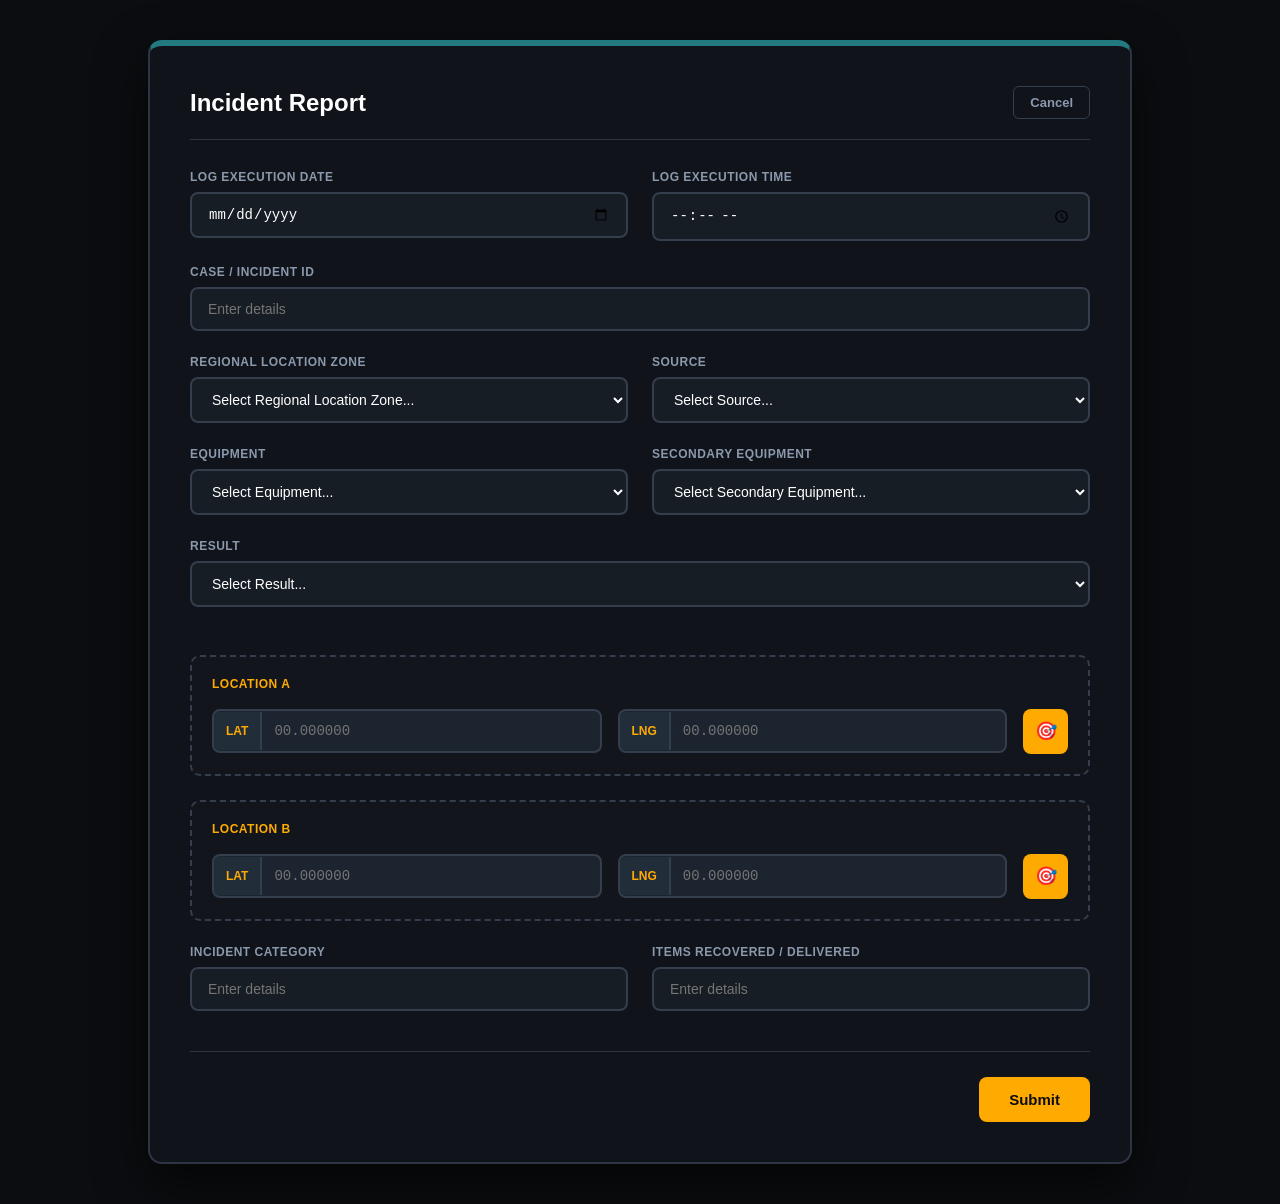
<file: form2.html>
<!DOCTYPE html>
<html lang="en">
<head>
    <meta charset="UTF-8">
    <title>Incident Report — Form B</title>
    <style>
        body,html{margin:0;padding:0;background:#0b0d10;font-family:-apple-system,BlinkMacSystemFont,"Segoe UI",Roboto,sans-serif;color:#fff;}
        .viewport-wrapper{display:flex;justify-content:center;padding:40px 20px;box-sizing:border-box;min-height:100vh;}
        .form-card{width:100%;max-width:900px;background:rgba(18,22,28,0.85);border:2px solid #2d3542;border-top:6px solid #237a80;border-radius:14px;padding:40px;box-shadow:0 20px 50px rgba(0,0,0,0.6);backdrop-filter:blur(10px);}
        .form-header{border-bottom:1px solid #2d3542;padding-bottom:20px;margin-bottom:30px;display:flex;justify-content:space-between;align-items:center;}
        .form-title{margin:0;font-size:24px;font-weight:800;}
        .btn-cancel{background:transparent;border:1px solid #343e4c;color:#8a99ad;padding:8px 16px;border-radius:6px;cursor:pointer;font-size:13px;font-weight:600;transition:all 0.2s;}
        .btn-cancel:hover{border-color:#ef4444;color:#fff;}
        .form-row{display:grid;grid-template-columns:1fr 1fr;gap:24px;margin-bottom:24px;}
        .form-row.single{grid-template-columns:1fr;}
        .field-group{display:flex;flex-direction:column;gap:8px;}
        label{color:#8a99ad;font-size:12px;font-weight:700;text-transform:uppercase;letter-spacing:0.5px;}
        input[type="text"],input[type="date"],input[type="time"],select{background:#171d25;border:2px solid #343e4c;color:#fff;padding:12px 16px;border-radius:8px;font-size:14px;outline:none;box-sizing:border-box;width:100%;transition:border-color 0.2s;}
        input:focus,select:focus{border-color:#ffaa00;}
        .coordinate-container{background:#12161c;border:2px dashed #343e4c;border-radius:10px;padding:20px;}
        .coordinate-inputs{display:grid;grid-template-columns:1fr 1fr auto;gap:16px;align-items:center;}
        .coord-prefix{display:flex;align-items:center;background:#1c242f;border:2px solid #343e4c;border-radius:8px;overflow:hidden;}
        .coord-label{background:#222d3a;color:#ffaa00;padding:12px;font-size:12px;font-weight:800;border-right:2px solid #343e4c;}
        .coord-prefix input{border:none;background:transparent;padding:12px;color:#fff;outline:none;width:100%;font-family:monospace;}
        .btn-map-trigger{background:#ffaa00;color:#0b0d10;border:none;width:45px;height:45px;border-radius:8px;font-size:18px;cursor:pointer;display:flex;align-items:center;justify-content:center;}
        .btn-map-trigger:hover{background:#e09600;}
        .footer-actions{margin-top:40px;border-top:1px solid #2d3542;padding-top:25px;display:flex;justify-content:flex-end;}
        .btn-submit{background:#ffaa00;color:#0b0d10;border:none;padding:14px 30px;font-size:15px;font-weight:800;border-radius:8px;cursor:pointer;}
        .btn-submit:hover{opacity:0.9;}
        /* dynamic rows */
        .dyn-row{display:grid;gap:24px;margin-bottom:24px;}
        .dyn-row.cols1{grid-template-columns:1fr;}
        .dyn-row.cols2{grid-template-columns:1fr 1fr;}
        .dyn-row.cols3{grid-template-columns:1fr 1fr 1fr;}
    </style>
</head>
<body>
<div class="viewport-wrapper">
    <div class="form-card">
        <div class="form-header">
            <h1 class="form-title">Incident Report</h1>
            <button class="btn-cancel" onclick="window.location.href='selection.html'">Cancel</button>
        </div>
        <form id="form2ID">
            <!-- Fixed: Date & Time -->
            <div class="form-row">
                <div class="field-group"><label>Log Execution Date</label><input type="date" id="f2Date" required></div>
                <div class="field-group"><label>Log Execution Time</label><input type="time" id="f2Time" required></div>
            </div>
            <!-- Fixed: Reference ID -->
            <div class="form-row single">
                <div class="field-group"><label>Case / Incident ID</label><input type="text" id="f2IdIndex" placeholder="Enter details"></div>
            </div>
            <!-- Dynamic dropdowns -->
            <div id="dynF2Container"></div>
            <!-- Fixed: Coordinate fields -->
            <div class="form-row single">
                <div class="field-group coordinate-container">
                    <label style="margin-bottom:10px;display:block;color:#ffaa00;">Location A</label>
                    <div class="coordinate-inputs">
                        <div class="coord-prefix"><span class="coord-label">LAT</span><input type="text" id="f2Lat1" placeholder="00.000000"></div>
                        <div class="coord-prefix"><span class="coord-label">LNG</span><input type="text" id="f2Lng1" placeholder="00.000000"></div>
                        <button type="button" class="btn-map-trigger" title="Fetch Coordinates">🎯</button>
                    </div>
                </div>
            </div>
            <div class="form-row single">
                <div class="field-group coordinate-container">
                    <label style="margin-bottom:10px;display:block;color:#ffaa00;">Location B</label>
                    <div class="coordinate-inputs">
                        <div class="coord-prefix"><span class="coord-label">LAT</span><input type="text" id="f2Lat2" placeholder="00.000000"></div>
                        <div class="coord-prefix"><span class="coord-label">LNG</span><input type="text" id="f2Lng2" placeholder="00.000000"></div>
                        <button type="button" class="btn-map-trigger" title="Fetch Coordinates">🎯</button>
                    </div>
                </div>
            </div>
            <!-- Fixed: Remarks & Auth -->
            <div class="form-row">
                <div class="field-group"><label>Incident Category</label><input type="text" id="f2Remarks" placeholder="Enter details"></div>
                <div class="field-group"><label>Items Recovered / Delivered</label><input type="text" id="f2Auth" placeholder="Enter details"></div>
            </div>
            <div class="footer-actions"><button type="submit" class="btn-submit">Submit</button></div>
        </form>
    </div>
</div>
<script>
var DEFAULT_F2 = [
    { key:'locationZone', label:'Regional Location Zone', options:['Zone Alpha','Zone Bravo','Zone Gamma'] },
    { key:'primaryClassification', label:'Source', options:['Standard Active','High Priority'] },
    { key:'secondaryVariable', label:'Equipment', options:['Type A','Type B'] },
    { key:'envFactor', label:'Secondary Equipment', options:['Option A','Option B'] },
    { key:'routingProtocol', label:'Result', options:['Result A','Result B'] }
];
function getF2Config() {
    try { var c=JSON.parse(localStorage.getItem('form_dropdown_config')); if(c&&c.f2&&c.f2.length) return c.f2; } catch(e) {}
    return DEFAULT_F2;
}
function escHtml(s){ return String(s||'').replace(/&/g,'&amp;').replace(/</g,'&lt;').replace(/>/g,'&gt;').replace(/"/g,'&quot;'); }
function renderF2Dropdowns() {
    var fields = getF2Config();
    var ct = document.getElementById('dynF2Container');
    var html = '';
    for (var i=0; i<fields.length; i+=2) {
        var chunk = fields.slice(i, Math.min(i+2, fields.length));
        var cls = chunk.length===1?'cols1':'cols2';
        html += '<div class="dyn-row '+cls+'">';
        chunk.forEach(function(f){
            html += '<div class="field-group"><label>'+escHtml(f.label)+'</label><select id="dyn2_'+f.key+'" required>'
                + '<option value="" disabled selected hidden>Select '+escHtml(f.label)+'...</option>';
            f.options.forEach(function(o){ html += '<option value="'+escHtml(o)+'">'+escHtml(o)+'</option>'; });
            html += '</select></div>';
        });
        if(chunk.length===1) html += '<div></div>';
        html += '</div>';
    }
    ct.innerHTML = html;
}
renderF2Dropdowns();
 
document.getElementById('form2ID').addEventListener('submit', function(e) {
    e.preventDefault();
    var fields = getF2Config();
    var dynPayload = {};
    fields.forEach(function(f){ var el=document.getElementById('dyn2_'+f.key); if(el) dynPayload[f.key]=el.value; });
    var activeOrbat = JSON.parse(sessionStorage.getItem('temp_active_selection')) || {};
    var tx = {
        id: 'EVT-'+Math.floor(10000+Math.random()*90000),
        timestamp: new Date().toISOString().replace('T',' ').substring(0,19),
        formType: "Form 2",
        orbatContext: activeOrbat,
        payload: Object.assign({
            manifestDate: document.getElementById('f2Date').value,
            manifestTime: document.getElementById('f2Time').value,
            identifierIndex: document.getElementById('f2IdIndex').value,
            primaryCoords: { lat: document.getElementById('f2Lat1').value, lng: document.getElementById('f2Lng1').value },
            boundaryCoords: { lat: document.getElementById('f2Lat2').value, lng: document.getElementById('f2Lng2').value },
            remarks: document.getElementById('f2Remarks').value,
            authSignOff: document.getElementById('f2Auth').value
        }, dynPayload)
    };
    var recs = JSON.parse(localStorage.getItem('universal_event_collector')) || [];
    recs.push(tx);
    localStorage.setItem('universal_event_collector', JSON.stringify(recs));
    sessionStorage.removeItem('temp_active_selection');
    alert("Incident report submitted..");
    this.reset(); renderF2Dropdowns();
});
</script>
</body>
</html>
</file>
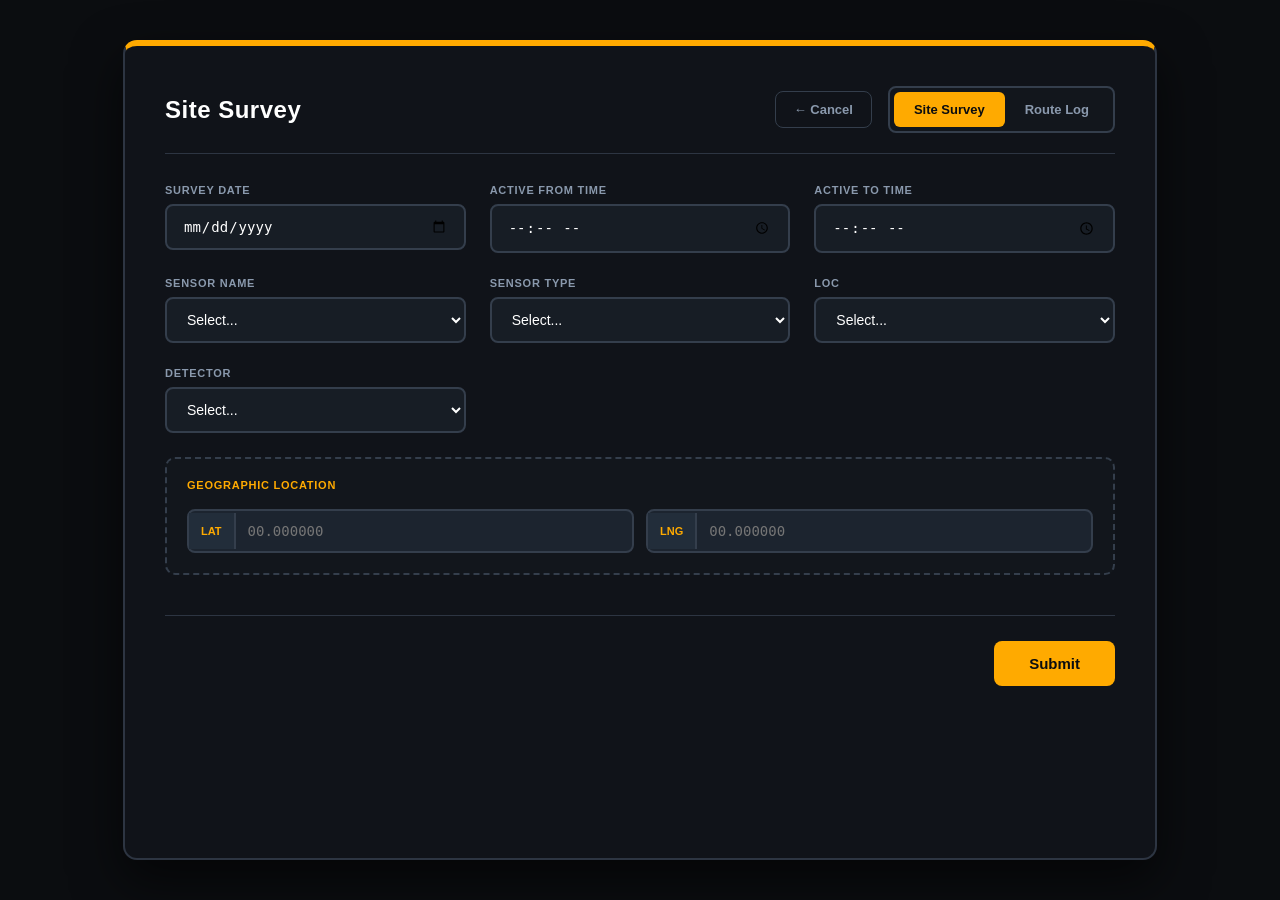
<file: form3.html>
<!DOCTYPE html>
<html lang="en">
<head>
    <meta charset="UTF-8">
    <title>Form C</title>
    <style>
        body,html{margin:0;padding:0;background-color:#0b0d10;font-family:-apple-system,BlinkMacSystemFont,"Segoe UI",Roboto,sans-serif;color:#ffffff;}
        .viewport-wrapper{display:flex;justify-content:center;padding:40px 20px;box-sizing:border-box;min-height:100vh;}
        .form-card{width:100%;max-width:950px;background:rgba(18,22,28,0.85);border:2px solid #2d3542;border-top:6px solid #ffaa00;border-radius:14px;padding:40px;box-shadow:0 20px 50px rgba(0,0,0,0.6);backdrop-filter:blur(10px);}
        .form-header{border-bottom:1px solid #2d3542;padding-bottom:20px;margin-bottom:30px;display:flex;justify-content:space-between;align-items:center;flex-wrap:wrap;gap:20px;}
        .form-title-block h1{margin:0;font-size:24px;font-weight:800;letter-spacing:0.5px;}
        .header-controls-group{display:flex;align-items:center;gap:16px;}
        .btn-back{background:transparent;border:1px solid #343e4c;color:#8a99ad;padding:10px 18px;border-radius:8px;cursor:pointer;font-size:13px;font-weight:700;transition:all 0.2s ease;}
        .btn-back:hover{border-color:#ffaa00;color:#ffffff;background:rgba(255,170,0,0.05);}
        .subform-toggle-container{display:flex;background:#12161c;border:2px solid #343e4c;border-radius:8px;padding:4px;}
        .toggle-btn{background:transparent;border:none;color:#8a99ad;padding:10px 20px;font-size:13px;font-weight:700;border-radius:6px;cursor:pointer;transition:all 0.2s ease;}
        .toggle-btn.active{background:#ffaa00;color:#0b0d10;}
        .subform-view{display:none;}
        .subform-view.active-view{display:block;}
        .form-row{display:grid;grid-template-columns:1fr 1fr;gap:24px;margin-bottom:24px;}
        .form-row.three-col{grid-template-columns:1fr 1fr 1fr;}
        .form-row.single{grid-template-columns:1fr;}
        .field-group{display:flex;flex-direction:column;gap:8px;}
        label{color:#8a99ad;font-size:11px;font-weight:700;text-transform:uppercase;letter-spacing:0.75px;}
        input[type="text"],input[type="date"],input[type="time"],select{background:#171d25;border:2px solid #343e4c;color:#ffffff;padding:12px 16px;border-radius:8px;font-size:14px;outline:none;box-sizing:border-box;width:100%;transition:border-color 0.2s ease;}
        input:focus,select:focus{border-color:#ffaa00;}
        .coordinate-container{background:#12161c;border:2px dashed #343e4c;border-radius:10px;padding:20px;}
        .coordinate-inputs{display:flex;gap:12px;align-items:center;}
        .coord-prefix{display:flex;align-items:center;background:#1c242f;border:2px solid #343e4c;border-radius:8px;flex:1;}
        .coord-label{background:#222d3a;color:#ffaa00;padding:12px;font-size:11px;font-weight:800;border-right:2px solid #343e4c;}
        .coord-prefix input{border:none;background:transparent;padding:12px;color:#fff;outline:none;width:100%;font-family:monospace;}
        .dynamic-path-entry{background:rgba(23,29,37,0.6);border:1px solid #2d3542;border-left:4px solid #ffaa00;border-radius:8px;padding:20px;margin-bottom:16px;}
        .path-title{color:#ffaa00;font-size:13px;font-weight:700;margin-bottom:15px;text-transform:uppercase;}
        .path-row-layout{display:grid;grid-template-columns:1fr 1fr 1fr;gap:16px;align-items:center;}
        .footer-actions{margin-top:40px;border-top:1px solid #2d3542;padding-top:25px;display:flex;justify-content:flex-end;}
        .btn-submit{background:#ffaa00;color:#0b0d10;border:none;padding:14px 35px;font-size:15px;font-weight:800;border-radius:8px;cursor:pointer;transition:background 0.2s ease;}
        .btn-submit:hover{background:#e09600;}
        .orbat-context-bar{background:#171d25;border:1px solid #2d3542;border-left:3px solid #ffaa00;border-radius:6px;padding:10px 16px;margin-bottom:24px;display:flex;gap:24px;font-size:12px;font-weight:700;color:#8a99ad;}
        .orbat-context-bar span{color:#fff;}
        .dyn-row{display:grid;gap:24px;margin-bottom:24px;}
        .dyn-row.cols1{grid-template-columns:1fr;}
        .dyn-row.cols2{grid-template-columns:1fr 1fr;}
        .dyn-row.cols3{grid-template-columns:1fr 1fr 1fr;}
    </style>
</head>
<body>
<div class="viewport-wrapper">
    <div class="form-card">
        <div class="form-header">
            <div class="form-title-block"><h1 id="panelTitleDisplay">Site Survey</h1></div>
            <div class="header-controls-group">
                <button type="button" class="btn-back" onclick="window.location.href='selection.html'">&larr; Cancel</button>
                <div class="subform-toggle-container">
                    <button type="button" class="toggle-btn active" id="btnShowFormI" onclick="switchSubForm('I')">Site Survey</button>
                    <button type="button" class="toggle-btn" id="btnShowFormII" onclick="switchSubForm('II')">Route Log</button>
                </div>
            </div>
        </div>

        <!-- CONTEXT BAR -->
        <div class="orbat-context-bar" id="orbatBar" style="display:none;">
            <div>Group A: <span id="barM1">—</span></div>
            <div>Group B: <span id="barM2">—</span></div>
        </div>

        <!-- FORM I — Form C Type 1 -->
        <div id="wrapperFormI" class="subform-view active-view">
            <form id="payloadFormI">
                <div class="form-row three-col">
                    <div class="field-group"><label>Survey Date</label><input type="date" id="f1Date" required></div>
                    <div class="field-group"><label>Active FROM Time</label><input type="time" id="f1TimeFrom" required></div>
                    <div class="field-group"><label>Active TO Time</label><input type="time" id="f1TimeTo" required></div>
                </div>
                <!-- Dynamic dropdowns for Type 1 -->
                <div id="dynT1Container"></div>
                <div class="form-row single">
                    <div class="field-group coordinate-container">
                        <label style="margin-bottom:10px;display:block;color:#ffaa00;">Geographic Location</label>
                        <div class="coordinate-inputs">
                            <div class="coord-prefix"><span class="coord-label">LAT</span><input type="text" id="f1Lat" placeholder="00.000000" required></div>
                            <div class="coord-prefix"><span class="coord-label">LNG</span><input type="text" id="f1Lng" placeholder="00.000000" required></div>
                        </div>
                    </div>
                </div>
                <div class="footer-actions"><button type="submit" class="btn-submit">Submit</button></div>
            </form>
        </div>

        <!-- FORM II — Form C Type 2 -->
        <div id="wrapperFormII" class="subform-view">
            <form id="payloadFormII">
                <div class="form-row">
                    <div class="field-group"><label>Date</label><input type="date" id="f3Date" required></div>
                </div>
                <!-- Dynamic dropdowns for Type 2 -->
                <div id="dynT2Container"></div>
                <div class="form-row">
                    <div class="field-group"><label>Active FROM Time</label><input type="time" id="f3TimeFrom" required></div>
                    <div class="field-group"><label>Active TO Time</label><input type="time" id="f3TimeTo" required></div>
                </div>
                <div class="form-row single">
                    <div class="field-group" style="background:#171d25;border:2px solid #2d3542;padding:20px;border-radius:8px;">
                        <label style="color:#ffaa00;font-size:12px;">NUMBER OF WAYPOINTS</label>
                        <p style="margin:4px 0 12px;color:#8a99ad;font-size:13px;">Specify the number of waypoints to expand dynamically.</p>
                        <select id="pathVolumeSelector" onchange="generateDynamicPathFields(this.value)" style="max-width:300px;border-color:#ffaa00;">
                            <option value="0">0 Paths</option>
                            <option value="1">1 Path</option>
                            <option value="2">2 Paths</option>
                            <option value="3">3 Paths</option>
                            <option value="4">4 Paths</option>
                            <option value="5">5 Paths</option>
                        </select>
                    </div>
                </div>
                <div id="dynamicPathsStackContainer"></div>
                <div class="footer-actions"><button type="submit" class="btn-submit">Submit</button></div>
            </form>
        </div>
    </div>
</div>

<script>
// ── Selection context ─────────────────────────────────────────────
var orbatState = JSON.parse(sessionStorage.getItem('temp_active_selection')) || {};
var m1Name = orbatState.matrix1_node || '';
var m2Name = orbatState.matrix2_node || '';
if (m1Name || m2Name) {
    document.getElementById('orbatBar').style.display = 'flex';
    document.getElementById('barM1').textContent = m1Name || 'Unassigned';
    document.getElementById('barM2').textContent = m2Name || 'Unassigned';
}

function buildOrbatContext() {
    return {
        matrix1_node: m1Name || 'Unassigned',
        matrix2_node: m2Name || 'Unassigned',
        rawMatrix1: orbatState.matrix1 || {},
        rawMatrix2: orbatState.matrix2 || {}
    };
}

// ── Dynamic config dropdowns ──────────────────────────────────
function escHtml(s){ return String(s||'').replace(/&/g,'&amp;').replace(/</g,'&lt;').replace(/>/g,'&gt;').replace(/"/g,'&quot;'); }

function getFormConfig(key) {
    try {
        var c = JSON.parse(localStorage.getItem('form_dropdown_config'));
        if (c && c[key] && c[key].length) return c[key];
    } catch(e) {}
    return [];
}

var DEFAULT_T1 = [
    { key:'profile', label:'Sensor Name', options:['Alpha','Delta'] },
    { key:'protocol', label:'Sensor Type', options:['Alpha','Beta'] },
    { key:'allocation', label:'Loc', options:['Alpha','Delta'] },
    { key:'priority', label:'Detector', options:['Alpha','Beta'] }
];
var DEFAULT_T2 = [
    { key:'routingPool', label:'Detector', options:['Alpha','Beta'] },
    { key:'fallbackSequence', label:'Sensor', options:['Alpha','Delta'] },
    { key:'telemetryWindow', label:'Platform', options:['Alpha','Beta'] }
];

function renderDynDropdowns(containerId, fields, prefix, cols) {
    var ct = document.getElementById(containerId);
    if (!fields.length) { ct.innerHTML = ''; return; }
    var html = '';
    for (var i = 0; i < fields.length; i += cols) {
        var chunk = fields.slice(i, Math.min(i+cols, fields.length));
        html += '<div class="dyn-row cols'+cols+'">';
        chunk.forEach(function(f){
            html += '<div class="field-group"><label>'+escHtml(f.label)+'</label><select id="'+prefix+f.key+'" required>'
                +'<option value="" disabled selected hidden>Select...</option>';
            f.options.forEach(function(o){ html += '<option value="'+escHtml(o)+'">'+escHtml(o)+'</option>'; });
            html += '</select></div>';
        });
        for (var p = chunk.length; p < cols; p++) html += '<div></div>';
        html += '</div>';
    }
    ct.innerHTML = html;
}

function getDynValues(fields, prefix) {
    var out = {};
    fields.forEach(function(f){
        var el = document.getElementById(prefix+f.key);
        if (el) out[f.key] = el.value;
    });
    return out;
}

var t1Fields = getFormConfig('f3t1').length ? getFormConfig('f3t1') : DEFAULT_T1;
var t2Fields = getFormConfig('f3t2').length ? getFormConfig('f3t2') : DEFAULT_T2;
renderDynDropdowns('dynT1Container', t1Fields, 't1_', 3);
renderDynDropdowns('dynT2Container', t2Fields, 't2_', 2);

// ── Sub-form switch ───────────────────────────────────────────
function switchSubForm(formType) {
    var titleDisplay = document.getElementById('panelTitleDisplay');
    var viewI = document.getElementById('wrapperFormI');
    var viewII = document.getElementById('wrapperFormII');
    var btnI = document.getElementById('btnShowFormI');
    var btnII = document.getElementById('btnShowFormII');
    if (formType === 'I') {
        viewI.classList.add('active-view'); viewII.classList.remove('active-view');
        btnI.classList.add('active'); btnII.classList.remove('active');
        titleDisplay.innerText = "Site Survey";
    } else {
        viewI.classList.remove('active-view'); viewII.classList.add('active-view');
        btnI.classList.remove('active'); btnII.classList.add('active');
        titleDisplay.innerText = "Route Log";
    }
}

// ── Path fields ───────────────────────────────────────────────
function generateDynamicPathFields(quantity) {
    var tc = document.getElementById('dynamicPathsStackContainer');
    tc.innerHTML = "";
    var count = parseInt(quantity, 10);
    if (count === 0) return;
    for (var i = 1; i <= count; i++) {
        var d = document.createElement('div');
        d.className = 'dynamic-path-entry';
        d.innerHTML = '<div class="path-title">Path #'+i+'</div>'
            +'<div class="path-row-layout">'
            +'<div class="field-group coordinate-container" style="padding:12px;"><label style="color:#ffaa00;margin-bottom:4px;">Origin Coordinate</label><div class="coordinate-inputs"><div class="coord-prefix"><span class="coord-label" style="padding:6px;font-size:10px;">LAT</span><input type="text" class="path-from-lat" placeholder="00.00" style="padding:6px;" required></div><div class="coord-prefix"><span class="coord-label" style="padding:6px;font-size:10px;">LNG</span><input type="text" class="path-from-lng" placeholder="00.00" style="padding:6px;" required></div></div></div>'
            +'<div class="field-group"><label>Waypoint</label><input type="text" class="path-via" placeholder="Waypoint Name..." required></div>'
            +'<div class="field-group coordinate-container" style="padding:12px;"><label style="color:#ffaa00;margin-bottom:4px;">Destination Coordinate</label><div class="coordinate-inputs"><div class="coord-prefix"><span class="coord-label" style="padding:6px;font-size:10px;">LAT</span><input type="text" class="path-to-lat" placeholder="00.00" style="padding:6px;" required></div><div class="coord-prefix"><span class="coord-label" style="padding:6px;font-size:10px;">LNG</span><input type="text" class="path-to-lng" placeholder="00.00" style="padding:6px;" required></div></div></div>'
            +'</div>';
        tc.appendChild(d);
    }
}

// ── FORM I SUBMIT — Form C Type 1 ──────────────────────────────────
document.getElementById('payloadFormI').addEventListener('submit', function(e) {
    e.preventDefault();
    var dynVals = getDynValues(t1Fields, 't1_');
    var payload = Object.assign({
        date: document.getElementById('f1Date').value,
        timeFrom: document.getElementById('f1TimeFrom').value,
        timeTo: document.getElementById('f1TimeTo').value,
        location: document.getElementById('f1Lat').value + ', ' + document.getElementById('f1Lng').value
    }, dynVals);

    var tx = {
        id: 'EVT-'+Math.floor(10000+Math.random()*90000),
        timestamp: new Date().toISOString().replace('T',' ').substring(0,19),
        formType: "Form 3T1",   // ← FIXED (was "Form 1")
        orbatContext: buildOrbatContext(),
        payload: payload
    };
    var recs = JSON.parse(localStorage.getItem('universal_event_collector')) || [];
    recs.push(tx);
    localStorage.setItem('universal_event_collector', JSON.stringify(recs));
    sessionStorage.removeItem('temp_active_selection');
    window.location.href = 'dashboard.html';
});

// ── FORM II SUBMIT — Form C Type 2 ─────────────────────────────────
document.getElementById('payloadFormII').addEventListener('submit', function(e) {
    e.preventDefault();
    var dynVals = getDynValues(t2Fields, 't2_');
    var pathBlocks = document.getElementsByClassName('dynamic-path-entry');
    var pathsCollected = [];
    for (var i = 0; i < pathBlocks.length; i++) {
        pathsCollected.push({
            from: pathBlocks[i].querySelector('.path-from-lat').value+','+pathBlocks[i].querySelector('.path-from-lng').value,
            via: pathBlocks[i].querySelector('.path-via').value,
            to: pathBlocks[i].querySelector('.path-to-lat').value+','+pathBlocks[i].querySelector('.path-to-lng').value
        });
    }
    var payload = Object.assign({
        date: document.getElementById('f3Date').value,
        timeFrom: document.getElementById('f3TimeFrom').value,
        timeTo: document.getElementById('f3TimeTo').value,
        paths: pathsCollected
    }, dynVals);

    var tx = {
        id: 'EVT-'+Math.floor(10000+Math.random()*90000),
        timestamp: new Date().toISOString().replace('T',' ').substring(0,19),
        formType: "Form 3",
        orbatContext: buildOrbatContext(),
        payload: payload
    };
    var recs = JSON.parse(localStorage.getItem('universal_event_collector')) || [];
    recs.push(tx);
    localStorage.setItem('universal_event_collector', JSON.stringify(recs));
    sessionStorage.removeItem('temp_active_selection');
    window.location.href = 'dashboard.html';
});
</script>
</body>
</html>
</file>
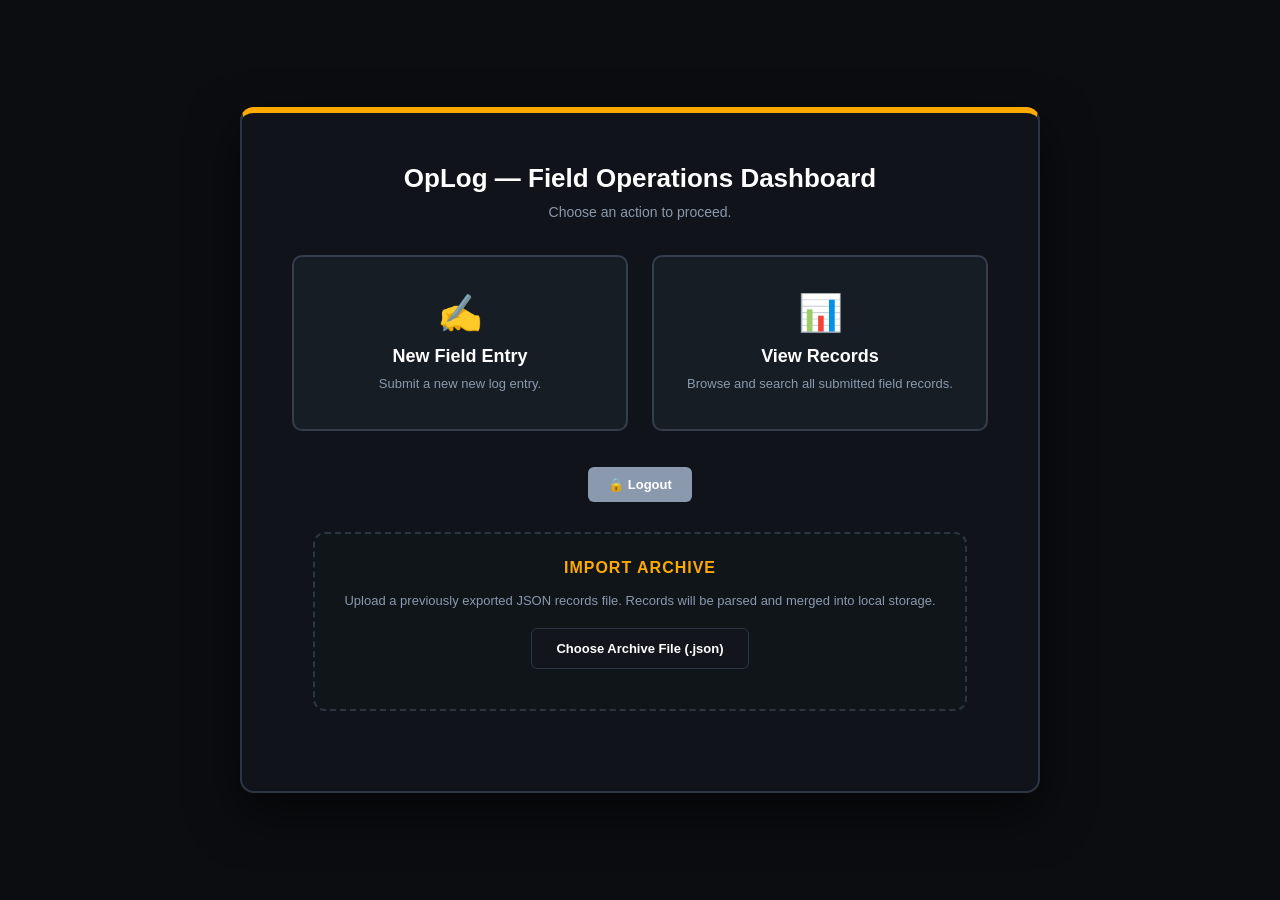
<file: gateway.html>
<!DOCTYPE html>
<html lang="en">
<head>
    <meta charset="UTF-8">
    <title>OpLog Gateway</title>
    <style>
        body,html{margin:0;padding:0;height:100vh;overflow:hidden;background-color:#0b0d10;font-family:-apple-system,BlinkMacSystemFont,"Segoe UI",Roboto,sans-serif;}
        .viewport-wrapper{display:flex;align-items:center;justify-content:center;height:100vh;padding:30px;box-sizing:border-box;}
        .gateway-card{width:100%;max-width:800px;background:rgba(18,22,28,0.85);border:2px solid #2d3542;border-top:6px solid #ffaa00;border-radius:14px;padding:50px;box-shadow:0 20px 50px rgba(0,0,0,0.6);box-sizing:border-box;backdrop-filter:blur(10px);text-align:center;}
        .gateway-title{color:#ffffff;font-size:26px;font-weight:800;margin:0 0 10px 0;}
        .gateway-subtitle{color:#8a99ad;font-size:14px;margin:0 0 35px 0;}
        .action-split{display:grid;grid-template-columns:1fr 1fr;gap:24px;}
        .action-panel{background:#171d25;border:2px solid #343e4c;border-radius:10px;padding:35px 20px;cursor:pointer;transition:all 0.2s ease;}
        .action-panel:hover{border-color:#ffaa00;background:#1c242f;transform:translateY(-4px);}
        .panel-icon{font-size:36px;margin-bottom:12px;}
        .panel-title{color:#ffffff;font-size:18px;font-weight:700;margin-bottom:8px;}
        .panel-desc{color:#8a99ad;font-size:13px;line-height:1.4;margin:0;}
        .btn-logout{background-color:#8a99ad;border:none;color:#fff;padding:10px 20px;border-radius:6px;cursor:pointer;font-weight:700;font-size:13px;}
        .glass-card{max-width:600px;margin:30px auto;padding:25px;border:2px dashed #2d3542;border-radius:12px;background:rgba(18,22,28,0.5);text-align:center;}
    </style>
</head>
<body>
<div class="viewport-wrapper">
    <div class="gateway-card">
        <h1 class="gateway-title">OpLog — Field Operations Dashboard</h1>
        <p class="gateway-subtitle">Choose an action to proceed.</p>
        <div class="action-split">
            <div class="action-panel" onclick="window.location.href='entity-selector.html'">
                <div class="panel-icon">✍️</div>
                <div class="panel-title">New Field Entry</div>
                <p class="panel-desc">Submit a new new log entry.</p>
            </div>
            <div class="action-panel" onclick="window.location.href='dashboard.html'">
                <div class="panel-icon">📊</div>
                <div class="panel-title">View Records</div>
                <p class="panel-desc">Browse and search all submitted field records.</p>
            </div>
        </div>
        <br><br>
        <div class="logout-section">
            <button class="btn-logout" onclick="window.location.href='index.html'">🔒 Logout</button>
        </div>
        <div class="glass-card">
            <h3 style="margin-top:0;color:#ffaa00;font-size:16px;font-weight:800;text-transform:uppercase;letter-spacing:1px;">Import Archive</h3>
            <p style="color:#8a99ad;font-size:13px;margin-bottom:20px;">Upload a previously exported JSON records file. Records will be parsed and merged into local storage.</p>
            <label for="archiveFileInput" style="display:inline-block;background:#12161c;border:1px solid #2d3542;color:#fff;padding:12px 24px;border-radius:6px;font-weight:700;font-size:13px;cursor:pointer;transition:all 0.2s ease;"
                   onmouseover="this.style.borderColor='#00ffaa';this.style.color='#00ffaa';"
                   onmouseout="this.style.borderColor='#2d3542';this.style.color='#fff';">
                Choose Archive File (.json)
            </label>
            <input type="file" id="archiveFileInput" accept=".json" style="display:none;" onchange="executeImport(event)">
            <div id="importFeedback" style="margin-top:15px;font-size:12px;font-weight:700;text-transform:uppercase;letter-spacing:0.5px;"></div>
        </div>
    </div>
</div>
<script>
function executeImport(event) {
    var file = event.target.files[0];
    var feedback = document.getElementById('importFeedback');
    if (!file) return;
    feedback.style.color = '#8a99ad';
    feedback.innerText = "Parsing file...";
    var reader = new FileReader();
    reader.onload = function(e) {
        try {
            var incoming = JSON.parse(e.target.result);
            if (!Array.isArray(incoming)) { feedback.style.color='#ff4a4a'; feedback.innerText="Import failed: invalid format."; return; }
            var db = JSON.parse(localStorage.getItem('universal_event_collector')) || [];
            var existing = new Set(db.map(function(r){return r.id;}).filter(Boolean));
            var added = 0;
            incoming.forEach(function(rec) {
                if (!rec.id) rec.id = 'imported-' + Math.random().toString(36).substr(2,9).toUpperCase();
                if (!existing.has(rec.id)) { db.push(rec); added++; }
            });
            localStorage.setItem('universal_event_collector', JSON.stringify(db));
            feedback.style.color = '#00ffaa';
            feedback.innerText = "Import complete: +" + added + " records added.";
            event.target.value = '';
        } catch(err) {
            feedback.style.color = '#ff4a4a';
            feedback.innerText = "Error: could not parse file.";
        }
    };
    reader.readAsText(file);
}
</script>
</body>
</html>
</file>
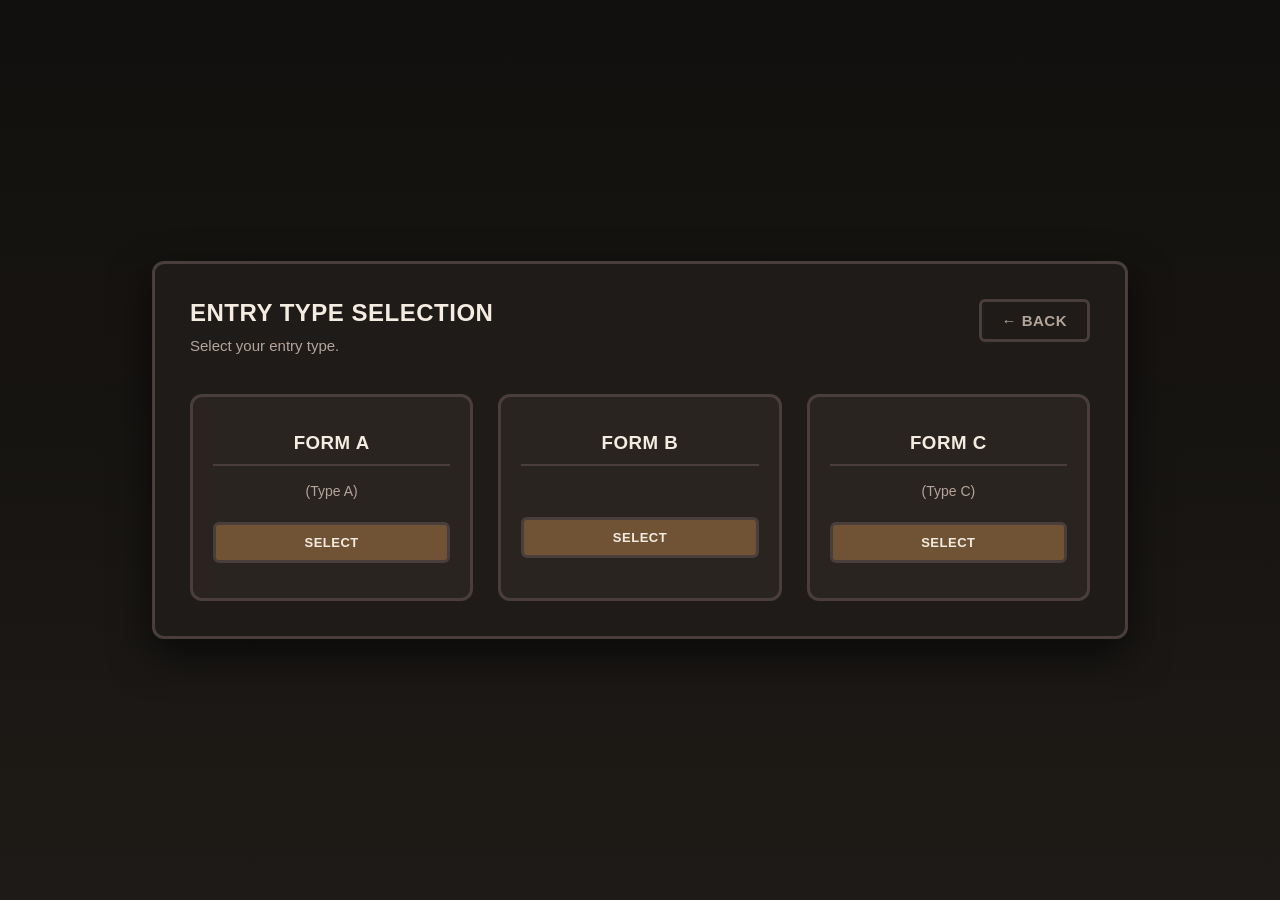
<file: selection.html>
<!DOCTYPE html>
<html lang="en">
<head>
    <meta charset="UTF-8">
    <title>Entry Type Selection</title>
    <link rel="stylesheet" href="style.css">
    <style>
        .grid-options { display: grid; grid-template-columns: repeat(3, 1fr); gap: 25px; margin-top: 40px; }
        .option-card { background: var(--panel-item); border: 3px solid var(--border-bold); padding: 35px 20px; border-radius: 12px; cursor: pointer; text-align: center; transition: all 0.2s ease; }
        .option-card h3 { color: var(--text-primary); border-bottom: 2px solid var(--border-bold); padding-bottom: 10px; margin-bottom: 15px; }
        .option-card p { font-size: 14px; color: var(--text-muted); margin: 0 0 20px 0; line-height: 1.5; }
        .option-card:hover { background: var(--panel-dark); border-color: var(--border-active); transform: translateY(-5px); box-shadow: 0 12px 30px rgba(0,0,0,0.4); }
    </style>
</head>
<body>

<div class="center-container">
    <div class="glass-card" style="width: 100%; max-width: 900px;">
        <div style="display: flex; justify-content: space-between; align-items: flex-start;">
            <div>
                <h2 style="border:none; padding:0; margin:0;">Entry Type Selection</h2>
                <p style="color: var(--text-muted); font-size: 15px; margin: 10px 0 0 0;">Select your entry type.</p>
            </div>
            <button onclick="window.location.href='entity-selector.html'" style="background: transparent; border-color: var(--border-bold); color: var(--text-muted); padding: 10px 20px;">&larr; BACK</button>
        </div>

        <div class="grid-options">
            <div class="option-card" onclick="alert('Form 1 Processing Engine Offline')">
                <h3>Form A</h3>
                <p>(Type A)</p>
                <button onclick="window.location.href='form1.html'"style="width: 100%; font-size: 13px; padding: 10px;">SELECT</button>
            </div>
            <div class="option-card" onclick="alert('Form 2 Processing Engine Offline')">
                <h3>Form B</h3>
                <br><br>
                <button onclick="window.location.href='form2.html'" style="width: 100%; font-size: 13px; padding: 10px;">SELECT</button>
            </div>
            <div class="option-card" onclick="alert('Form 3 Processing Engine Offline')">
                <h3>Form C</h3>
                <p>(Type C)</p>
                <button onclick="window.location.href='form3.html'" style="width: 100%; font-size: 13px; padding: 10px;">SELECT</button>
            </div>
        </div>
    </div>
</div>

</body>
</html>
</file>
<file: style.css>
/* ================= OBSIDIAN & WALNUT STRUCTURE DESIGN ================= */
:root {
    --bg-dark: #12100e;            /* Deep black-brown base slate */
    --panel-dark: #1e1b18;         /* Solid roasted walnut slab background */
    --panel-item: #2a2421;         /* Lifted dynamic row card container */
    --border-bold: #4a3e3d;        /* Hard industrial separator borders */
    --border-active: #8d7765;      /* High-contrast focused framing ring */
    --text-primary: #f4ebe1;       /* Warm linen white text header elements */
    --text-muted: #b5a499;         /* Soft clay text descriptors */
    --accent-walnut: #705335;      /* Strong structural action fill */
    --accent-hover: #8a6948;       /* Highlighted action activation state */
    --danger: #9e2a2b;             /* Warn state indicators */
    --success: #3f6844;            /* Safe confirmation indicators */
}

body {
    font-family: -apple-system, BlinkMacSystemFont, "Segoe UI", Roboto, sans-serif;
    background-color: var(--bg-dark);
    color: var(--text-primary);
    margin: 0;
    padding: 0;
    min-height: 100vh;
    box-sizing: border-box;
}

/* Base Full Screen Wall Attachment */
.fullscreen-bg {
    position: fixed;
    top: 0; left: 0; width: 100%; height: 100%;
    z-index: -2;
    object-fit: cover;
}

body::before {
    content: "";
    position: fixed;
    top: 0; left: 0; width: 100%; height: 100%;
    background: linear-gradient(180deg, rgba(18,16,14,0.85) 0%, rgba(30,27,24,0.95) 100%);
    z-index: -1;
}

/* Master Structure Panel Blueprint */
.glass-card {
    background: var(--panel-dark);
    border: 3px solid var(--border-bold);
    border-radius: 12px;
    box-shadow: 0 16px 40px rgba(0,0,0,0.6);
    padding: 35px;
}

/* Bold High Contrast Header Hierarchy */
h1, h2, h3 {
    margin-top: 0;
    font-weight: 800;
    text-transform: uppercase;
    letter-spacing: 0.5px;
    color: var(--text-primary);
    border-bottom: 3px solid var(--border-bold);
    padding-bottom: 12px;
}

.form-group {
    margin-bottom: 24px;
}

label {
    display: block;
    font-size: 13px;
    font-weight: 800;
    margin-bottom: 8px;
    color: var(--text-muted);
    text-transform: uppercase;
    letter-spacing: 1px;
}

/* Chunky Input Blocks */
input[type="text"], input[type="password"], select {
    width: 100%;
    padding: 14px;
    box-sizing: border-box;
    border: 3px solid var(--border-bold);
    border-radius: 6px;
    background: #181513;
    font-size: 15px;
    font-weight: 600;
    color: var(--text-primary);
    transition: all 0.15s ease;
}

input:focus, select:focus {
    outline: none;
    border-color: var(--border-active);
    box-shadow: 0 0 0 4px rgba(141, 119, 101, 0.25);
}

/* High Spirit Action Levers */
button {
    background: var(--accent-walnut);
    color: var(--text-primary);
    border: 3px solid var(--border-bold);
    padding: 14px 28px;
    border-radius: 6px;
    font-size: 15px;
    font-weight: 700;
    text-transform: uppercase;
    letter-spacing: 0.5px;
    cursor: pointer;
    transition: all 0.15s ease;
}

button:hover {
    background: var(--accent-hover);
    border-color: var(--border-active);
}

button:active {
    transform: scale(0.97);
}

/* Layout Utilities Across Pages */
.center-container {
    display: flex;
    align-items: center;
    justify-content: center;
    min-height: 100vh;
    padding: 20px;
    box-sizing: border-box;
}

.header-bar {
    display: flex;
    justify-content: space-between;
    align-items: center;
    margin-bottom: 35px;
    padding-bottom: 20px;
    border-bottom: 3px solid var(--border-bold);
}
</file>
<file: assets/leaflet.css>
/* required styles */

.leaflet-pane,
.leaflet-tile,
.leaflet-marker-icon,
.leaflet-marker-shadow,
.leaflet-tile-container,
.leaflet-pane > svg,
.leaflet-pane > canvas,
.leaflet-zoom-box,
.leaflet-image-layer,
.leaflet-layer {
	position: absolute;
	left: 0;
	top: 0;
	width:100%;
	}
.leaflet-container {
	overflow: hidden;
	}
.leaflet-tile,
.leaflet-marker-icon,
.leaflet-marker-shadow {
	user-select: none;
	-webkit-user-drag: none;
	}
/* Safari renders non-retina tile on retina better with this, but Chrome is worse */
.leaflet-safari .leaflet-tile {
	image-rendering: -webkit-optimize-contrast;
	}
/* hack that prevents hw layers "stretching" when loading new tiles */
.leaflet-safari .leaflet-tile-container {
	width: 1600px;
	height: 1600px;
	-webkit-transform-origin: 0 0;
	}
.leaflet-marker-icon,
.leaflet-marker-shadow {
	display: block;
	}
/* .leaflet-container svg: reset svg max-width decleration shipped in Joomla! (joomla.org) 3.x */
/* .leaflet-container img: map is broken in FF if you have max-width: 100% on tiles */
.leaflet-container .leaflet-overlay-pane svg {
	max-width: none !important;
	max-height: none !important;
	}
.leaflet-container .leaflet-marker-pane img,
.leaflet-container .leaflet-shadow-pane img,
.leaflet-container .leaflet-tile-pane img,
.leaflet-container img.leaflet-image-layer,
.leaflet-container .leaflet-tile {
	max-width: none !important;
	max-height: none !important;
	width: auto;
	padding: 0;
	}
.leaflet-container img.leaflet-tile {
	/* See: https://bugs.chromium.org/p/chromium/issues/detail?id=600120 */
	mix-blend-mode: plus-lighter;
	}

.leaflet-container.leaflet-touch-zoom {
	touch-action: pan-x pan-y;
	}
.leaflet-container.leaflet-touch-drag {
	/* Fallback for FF which doesn't support pinch-zoom */
	touch-action: none;
	touch-action: pinch-zoom;
}
.leaflet-container.leaflet-touch-drag.leaflet-touch-zoom {
	touch-action: none;
}
.leaflet-container {
	-webkit-tap-highlight-color: transparent;
}
.leaflet-container a {
	-webkit-tap-highlight-color: rgba(51, 181, 229, 0.4);
}
.leaflet-tile {
	visibility: hidden;
	}
.leaflet-tile-loaded {
	visibility: inherit;
	}
.leaflet-zoom-box {
	width: 0;
	height: 0;
	box-sizing: border-box;
	z-index: 800;
	}

.leaflet-pane         { z-index: 400; }

.leaflet-tile-pane    { z-index: 200; }
.leaflet-overlay-pane { z-index: 400; }
.leaflet-shadow-pane  { z-index: 500; }
.leaflet-marker-pane  { z-index: 600; }
.leaflet-tooltip-pane   { z-index: 650; }
.leaflet-popup-pane   { z-index: 700; }

.leaflet-map-pane canvas { z-index: 100; }
.leaflet-map-pane svg    { z-index: 200; }


/* control positioning */

.leaflet-control {
	position: relative;
	z-index: 800;
	pointer-events: auto;
	}
.leaflet-top,
.leaflet-bottom {
	position: absolute;
	z-index: 1000;
	pointer-events: none;
	}
.leaflet-top {
	top: 0;
	}
.leaflet-right {
	right: 0;
	}
.leaflet-bottom {
	bottom: 0;
	}
.leaflet-left {
	left: 0;
	}
.leaflet-control {
	float: left;
	clear: both;
	}
.leaflet-right .leaflet-control {
	float: right;
	}
.leaflet-top .leaflet-control {
	margin-top: 10px;
	}
.leaflet-bottom .leaflet-control {
	margin-bottom: 10px;
	}
.leaflet-left .leaflet-control {
	margin-left: 10px;
	}
.leaflet-right .leaflet-control {
	margin-right: 10px;
	}


/* zoom and fade animations */

.leaflet-fade-anim .leaflet-popup {
	opacity: 0;
	transition: opacity 0.2s linear;
	}
.leaflet-fade-anim .leaflet-map-pane .leaflet-popup {
	opacity: 1;
	}
.leaflet-zoom-animated {
	transform-origin: 0 0;
	}
svg.leaflet-zoom-animated {
	will-change: transform;
}

.leaflet-zoom-anim .leaflet-zoom-animated {
	transition: transform 0.25s cubic-bezier(0,0,0.25,1);
	}
.leaflet-zoom-anim .leaflet-tile,
.leaflet-pan-anim .leaflet-tile {
	transition: none;
	}

.leaflet-zoom-anim .leaflet-zoom-hide {
	visibility: hidden;
	}


/* cursors */

.leaflet-interactive {
	cursor: pointer;
	}
.leaflet-grab {
	cursor: grab;
	}
.leaflet-crosshair,
.leaflet-crosshair .leaflet-interactive {
	cursor: crosshair;
	}
.leaflet-popup-pane,
.leaflet-control {
	cursor: auto;
	}
.leaflet-dragging .leaflet-grab,
.leaflet-dragging .leaflet-grab .leaflet-interactive,
.leaflet-dragging .leaflet-marker-draggable {
	cursor: grabbing;
	}

/* marker & overlays interactivity */
.leaflet-marker-icon,
.leaflet-marker-shadow,
.leaflet-image-layer,
.leaflet-pane > svg path,
.leaflet-tile-container {
	pointer-events: none;
	}

.leaflet-marker-icon.leaflet-interactive,
.leaflet-image-layer.leaflet-interactive,
.leaflet-pane > svg path.leaflet-interactive,
svg.leaflet-image-layer.leaflet-interactive path {
	pointer-events: auto;
	}

/* visual tweaks */

.leaflet-container {
	background: #ddd;
	outline-offset: 1px;
	}
.leaflet-container a {
	color: #0078A8;
	}
/* prevent showing outline-box on Chromium when clicking on a vector with a tooltip */
path.leaflet-interactive:focus:not(:focus-visible) {
	outline: 0;
	}

.leaflet-zoom-box {
	border: 2px dotted #38f;
	background: rgba(255,255,255,0.5);
	}


/* general typography */
.leaflet-container {
	font-family: "Helvetica Neue", Arial, Helvetica, sans-serif;
	font-size: 12px;
	font-size: 0.75rem;
	line-height: 1.5;
	}


/* general toolbar styles */

.leaflet-bar {
	box-shadow: 0 1px 5px rgba(0,0,0,0.65);
	border-radius: 4px;
	}
.leaflet-bar a {
	background-color: #fff;
	border-bottom: 1px solid #ccc;
	width: 26px;
	height: 26px;
	line-height: 26px;
	display: block;
	text-align: center;
	text-decoration: none;
	color: black;
	}
.leaflet-bar a,
.leaflet-control-layers-toggle {
	background-position: 50% 50%;
	background-repeat: no-repeat;
	display: block;
	}
.leaflet-bar a:hover,
.leaflet-bar a:focus {
	background-color: #f4f4f4;
	}
.leaflet-bar a:first-child {
	border-top-left-radius: 4px;
	border-top-right-radius: 4px;
	}
.leaflet-bar a:last-child {
	border-bottom-left-radius: 4px;
	border-bottom-right-radius: 4px;
	border-bottom: none;
	}
.leaflet-bar a.leaflet-disabled {
	cursor: default;
	background-color: #f4f4f4;
	color: #bbb;
	}

.leaflet-touch .leaflet-bar a {
	width: 30px;
	height: 30px;
	line-height: 30px;
	}
.leaflet-touch .leaflet-bar a:first-child {
	border-top-left-radius: 2px;
	border-top-right-radius: 2px;
	}
.leaflet-touch .leaflet-bar a:last-child {
	border-bottom-left-radius: 2px;
	border-bottom-right-radius: 2px;
	}

/* zoom control */

.leaflet-control-zoom-in,
.leaflet-control-zoom-out {
	font: bold 18px 'Lucida Console', Monaco, monospace;
	text-indent: 1px;
	}

.leaflet-touch .leaflet-control-zoom-in, .leaflet-touch .leaflet-control-zoom-out  {
	font-size: 22px;
	}


/* layers control */

.leaflet-control-layers {
	box-shadow: 0 1px 5px rgba(0,0,0,0.4);
	background: #fff;
	border-radius: 5px;
	}
.leaflet-control-layers-toggle {
	background-image: url(images/layers.svg);
	width: 36px;
	height: 36px;
	}
.leaflet-touch .leaflet-control-layers-toggle {
	width: 44px;
	height: 44px;
	}
.leaflet-control-layers .leaflet-control-layers-list,
.leaflet-control-layers-expanded .leaflet-control-layers-toggle {
	display: none;
	}
.leaflet-control-layers-expanded .leaflet-control-layers-list {
	display: block;
	position: relative;
	}
.leaflet-control-layers-list {
	border: 0;
	margin: 0;
	padding: 0;
	}
.leaflet-control-layers-expanded {
	padding: 6px 10px 6px 6px;
	color: #333;
	background: #fff;
	}
.leaflet-control-layers-scrollbar {
	overflow-y: scroll;
	overflow-x: hidden;
	padding-right: 5px;
	}
.leaflet-control-layers-selector {
	margin-top: 2px;
	position: relative;
	top: 1px;
	}
.leaflet-control-layers label {
	display: block;
	font-size: 13px;
	font-size: 1.08333em;
	}
.leaflet-control-layers-separator {
	height: 0;
	border-top: 1px solid #ddd;
	margin: 5px -10px 5px -6px;
	}

/* Default icon URLs */
.leaflet-default-icon-path { /* used only in path-guessing heuristic, see L.Icon.Default */
	background-image: url(images/marker-icon.png);
	}


/* attribution and scale controls */

.leaflet-container .leaflet-control-attribution {
	background: #fff;
	background: rgba(255, 255, 255, 0.8);
	margin: 0;
	}
.leaflet-control-attribution,
.leaflet-control-scale-line {
	padding: 0 5px;
	color: #333;
	line-height: 1.4;
	}
.leaflet-control-attribution a {
	text-decoration: none;
	}
.leaflet-control-attribution a:hover,
.leaflet-control-attribution a:focus {
	text-decoration: underline;
	}
.leaflet-attribution-flag {
	display: inline !important;
	vertical-align: baseline !important;
	width: 1em;
	height: 0.6669em;
	margin-right: 0.277em;
	}
.leaflet-left .leaflet-control-scale {
	margin-left: 5px;
	}
.leaflet-bottom .leaflet-control-scale {
	margin-bottom: 5px;
	}
.leaflet-control-scale-line {
	border: 2px solid #777;
	border-top: none;
	line-height: 1.1;
	padding: 2px 5px 1px;
	white-space: nowrap;
	box-sizing: border-box;
	background: rgba(255, 255, 255, 0.8);
	text-shadow: 1px 1px #fff;
	}
.leaflet-control-scale-line:not(:first-child) {
	border-top: 2px solid #777;
	border-bottom: none;
	margin-top: -2px;
	}
.leaflet-control-scale-line:not(:first-child):not(:last-child) {
	border-bottom: 2px solid #777;
	}

.leaflet-touch .leaflet-control-attribution,
.leaflet-touch .leaflet-control-layers,
.leaflet-touch .leaflet-bar {
	box-shadow: none;
	}
.leaflet-touch .leaflet-control-layers,
.leaflet-touch .leaflet-bar {
	border: 2px solid rgba(0,0,0,0.2);
	background-clip: padding-box;
	}


/* popup */

.leaflet-popup {
	position: absolute;
	text-align: center;
	margin-bottom: 20px;
	}
.leaflet-popup-content-wrapper {
	padding: 1px;
	text-align: left;
	border-radius: 12px;
	}
.leaflet-popup-content {
	margin: 13px 24px 13px 20px;
	line-height: 1.3;
	font-size: 13px;
	font-size: 1.08333em;
	min-height: 1px;
	}
.leaflet-popup-content p {
	margin: 17px 0;
	margin: 1.3em 0;
	}
.leaflet-popup-tip-container {
	width: 40px;
	height: 20px;
	position: absolute;
	left: 50%;
	margin-top: -1px;
	margin-left: -20px;
	overflow: hidden;
	pointer-events: none;
	}
.leaflet-popup-tip {
	width: 17px;
	height: 17px;
	padding: 1px;

	margin: -10px auto 0;
	pointer-events: auto;

	transform: rotate(45deg);
	}
.leaflet-popup-content-wrapper,
.leaflet-popup-tip {
	background: white;
	color: #333;
	box-shadow: 0 3px 14px rgba(0,0,0,0.4);
	}
.leaflet-container a.leaflet-popup-close-button {
	position: absolute;
	top: 0;
	right: 0;
	border: none;
	text-align: center;
	width: 24px;
	height: 24px;
	font: 16px/24px Tahoma, Verdana, sans-serif;
	color: #757575;
	text-decoration: none;
	background: transparent;
	}
.leaflet-container a.leaflet-popup-close-button:hover,
.leaflet-container a.leaflet-popup-close-button:focus {
	color: #585858;
	}
.leaflet-popup-scrolled {
	overflow: auto;
	}

/* div icon */

.leaflet-div-icon {
	background: #fff;
	border: 1px solid #666;
	}


/* Tooltip */
/* Base styles for the element that has a tooltip */
.leaflet-tooltip {
	position: absolute;
	padding: 6px;
	background-color: #fff;
	border: 1px solid #fff;
	border-radius: 3px;
	color: #222;
	white-space: nowrap;
	user-select: none;
	pointer-events: none;
	box-shadow: 0 1px 3px rgba(0,0,0,0.4);
	}
.leaflet-tooltip.leaflet-interactive {
	cursor: pointer;
	pointer-events: auto;
	}
.leaflet-tooltip-top:before,
.leaflet-tooltip-bottom:before,
.leaflet-tooltip-left:before,
.leaflet-tooltip-right:before {
	position: absolute;
	pointer-events: none;
	border: 6px solid transparent;
	background: transparent;
	content: "";
	}

/* Directions */

.leaflet-tooltip-bottom {
	margin-top: 6px;
}
.leaflet-tooltip-top {
	margin-top: -6px;
}
.leaflet-tooltip-bottom:before,
.leaflet-tooltip-top:before {
	left: 50%;
	margin-left: -6px;
	}
.leaflet-tooltip-top:before {
	bottom: 0;
	margin-bottom: -12px;
	border-top-color: #fff;
	}
.leaflet-tooltip-bottom:before {
	top: 0;
	margin-top: -12px;
	margin-left: -6px;
	border-bottom-color: #fff;
	}
.leaflet-tooltip-left {
	margin-left: -6px;
}
.leaflet-tooltip-right {
	margin-left: 6px;
}
.leaflet-tooltip-left:before,
.leaflet-tooltip-right:before {
	top: 50%;
	margin-top: -6px;
	}
.leaflet-tooltip-left:before {
	right: 0;
	margin-right: -12px;
	border-left-color: #fff;
	}
.leaflet-tooltip-right:before {
	left: 0;
	margin-left: -12px;
	border-right-color: #fff;
	}

/* Printing */

@media print {
	/* Prevent printers from removing background-images of controls. */
	.leaflet-control {
		-webkit-print-color-adjust: exact;
		print-color-adjust: exact;
	}
}
</file>
